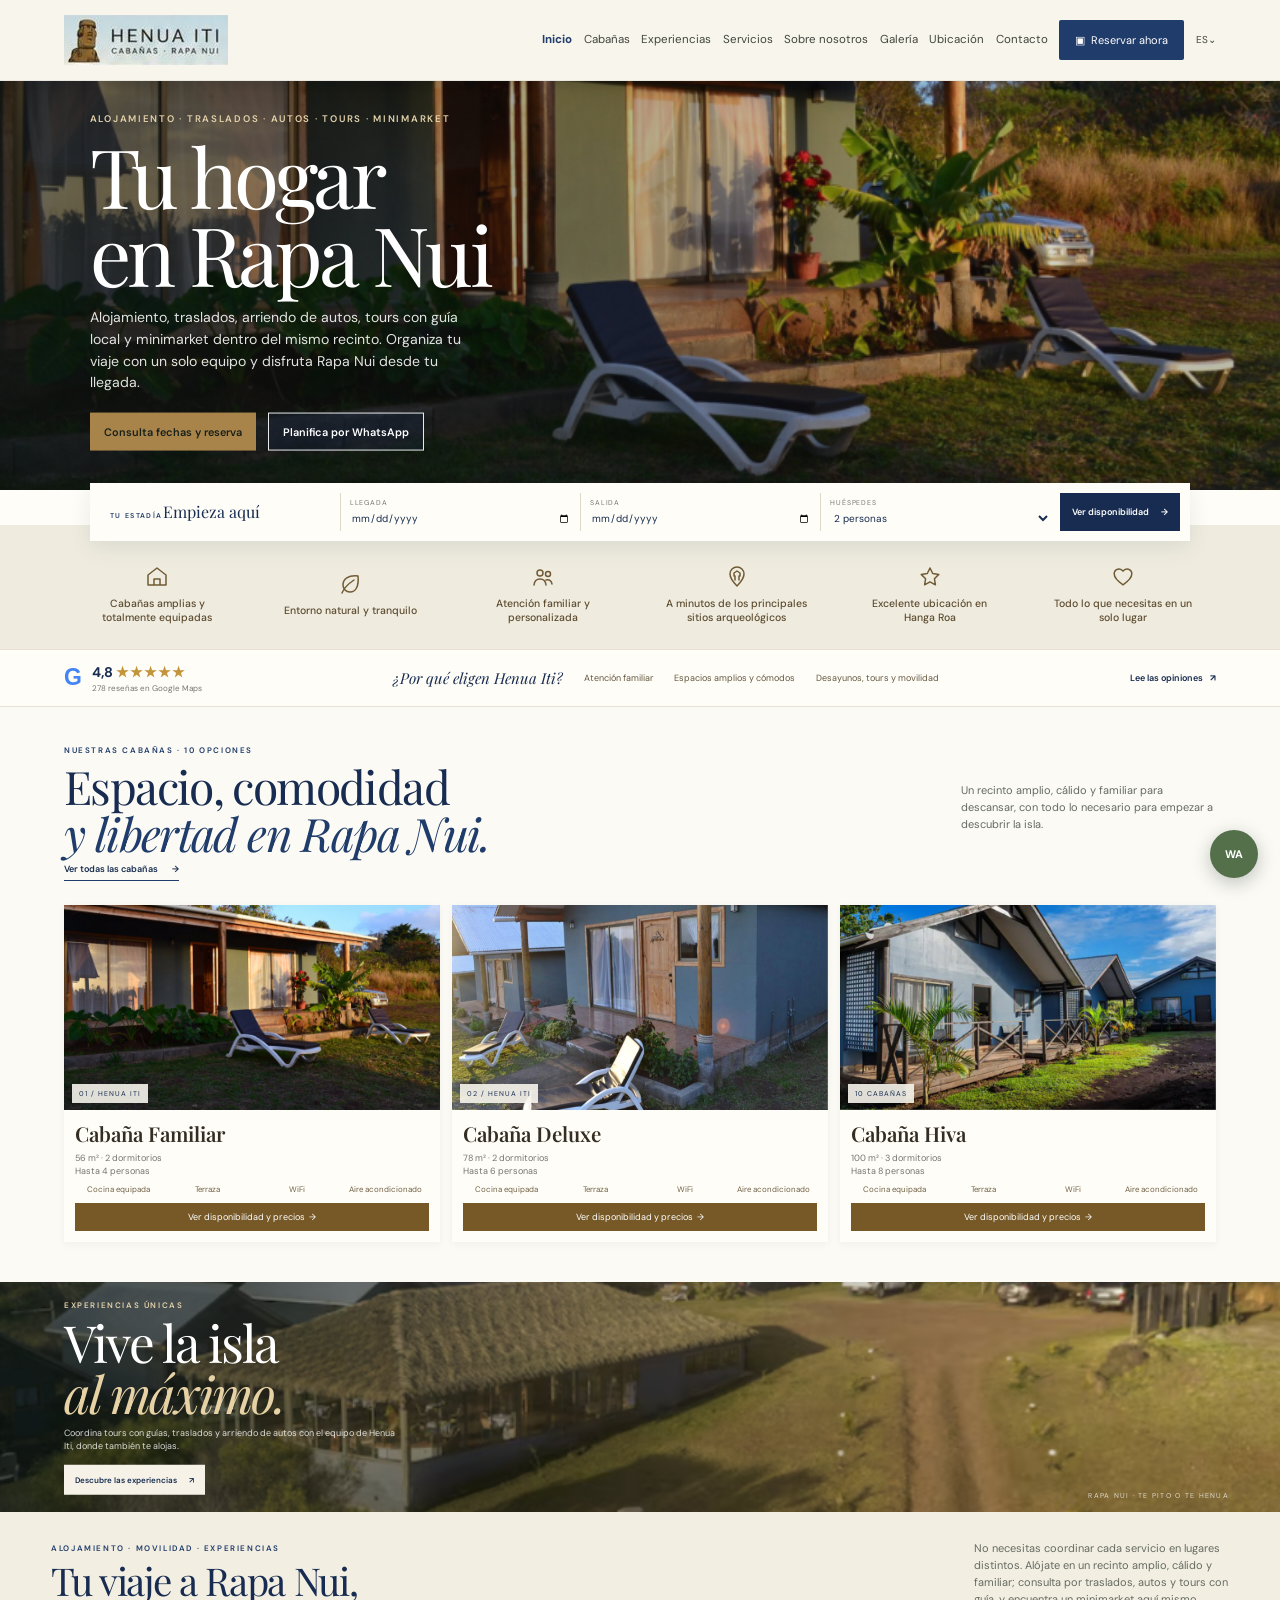
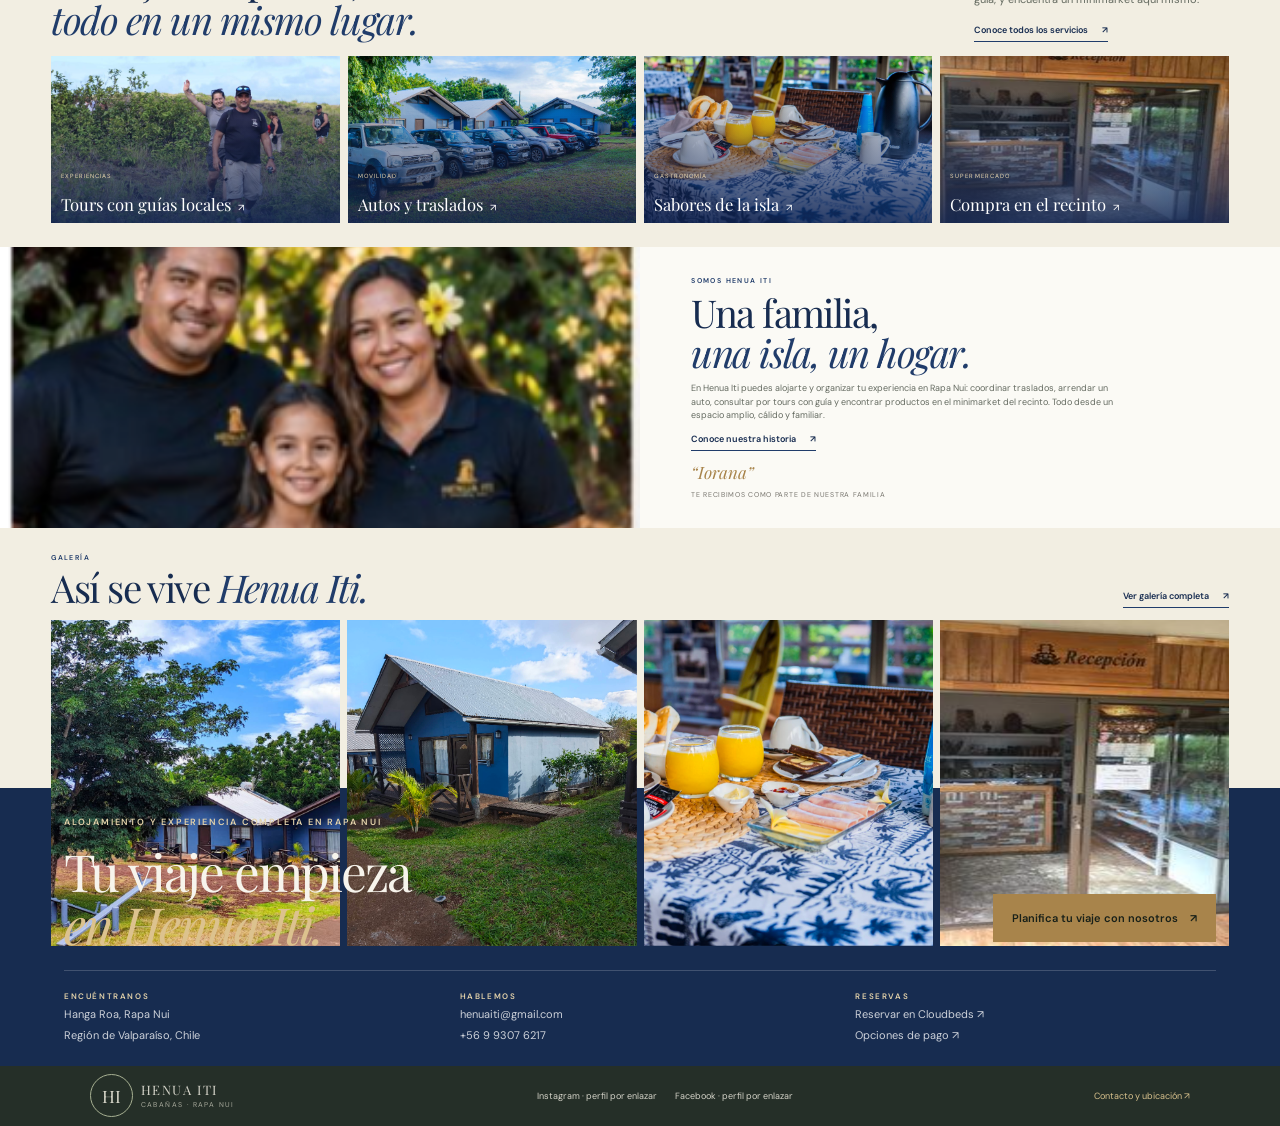
<file: index.html>
<!doctype html>
<html lang="es">
<head>
  <meta charset="utf-8">
  <meta name="viewport" content="width=device-width, initial-scale=1">
  <meta name="theme-color" content="#f4f1e8">
  <meta name="description" content="Vive Rapa Nui desde Henua Iti: alojamiento, traslados, arriendo de autos, tours con guía y minimarket dentro del mismo recinto.">
  <title>Henua Iti — Cabañas y experiencias en Rapa Nui</title>
  <link rel="preconnect" href="https://fonts.googleapis.com">
  <link rel="preconnect" href="https://fonts.gstatic.com" crossorigin>
  <link href="https://fonts.googleapis.com/css2?family=DM+Sans:wght@400;500;600;700&family=Playfair+Display:wght@400;500;600&display=swap" rel="stylesheet">
  <link rel="stylesheet" href="styles.css"><link rel="stylesheet" href="prototype.css"><link rel="stylesheet" href="replica.css">
</head>
<body class="reference-home">
  <header class="site-header reference-header" id="top">
    <a class="brand" href="index.html" aria-label="Henua Iti, inicio"><img class="brand-logo" src="assets/henua-logo-referencia.png" alt="Henua Iti, cabañas en Rapa Nui"></a>
    <button class="menu-toggle" aria-label="Abrir menú" aria-expanded="false"><span></span><span></span></button>
    <nav class="main-nav" aria-label="Navegación principal"><a href="index.html" aria-current="page">Inicio</a><a href="cabanas.html">Cabañas</a><a href="experiencias.html">Experiencias</a><a href="servicios.html">Servicios</a><a href="nosotros.html">Sobre nosotros</a><a href="galeria.html">Galería</a><a href="ubicacion.html">Ubicación</a><a href="contacto.html">Contacto</a><a class="nav-book" href="reservas.html">▣&nbsp; Reservar ahora</a><a class="language-link" href="#top" aria-label="Idioma español">ES⌄</a></nav>
  </header>

  <main>
    <div class="reference-hero-shell">
      <section class="hero reference-hero" aria-labelledby="hero-title">
        <img class="hero-image" src="assets/henua-cabana-jardin.png" alt="Cabañas Henua Iti rodeadas de jardines en Rapa Nui">
        <div class="hero-shade"></div>
        <div class="hero-content">
          <p class="eyebrow light">ALOJAMIENTO · TRASLADOS · AUTOS · TOURS · MINIMARKET</p>
          <h1 id="hero-title">Tu hogar<br>en Rapa Nui</h1>
          <p class="hero-copy">Alojamiento, traslados, arriendo de autos, tours con guía local y minimarket dentro del mismo recinto. Organiza tu viaje con un solo equipo y disfruta Rapa Nui desde tu llegada.</p>
          <div class="hero-actions"><a class="button button-gold" href="reservas.html">Consulta fechas y reserva</a><a class="button button-outline" href="https://wa.me/56993076217?text=Hola%2C%20quiero%20planificar%20mi%20viaje%20a%20Rapa%20Nui%20con%20Henua%20Iti." target="_blank" rel="noreferrer">Planifica por WhatsApp</a></div>
        </div>
      </section>
      <section class="booking-wrap reference-booking" id="reservar" aria-label="Consulta de estadía">
        <form class="booking-bar" id="booking-form">
          <div class="booking-intro"><span class="eyebrow">TU ESTADÍA</span><strong>Empieza aquí</strong></div>
          <label class="booking-field"><span>Llegada</span><input type="date" name="checkin" required></label>
          <label class="booking-field"><span>Salida</span><input type="date" name="checkout" required></label>
          <label class="booking-field guests-field"><span>Huéspedes</span><select name="guests"><option value="2">2 personas</option><option value="1">1 persona</option><option value="3">3 personas</option><option value="4">4 personas</option><option value="5">5 personas</option><option value="6">6 personas</option><option value="7">7 personas</option><option value="8">8 personas</option></select></label>
          <button class="button button-dark" type="submit">Ver disponibilidad <span>→</span></button>
        </form>
      </section>
    </div>

    <section class="reference-benefits" aria-label="Todo lo que ofrece Henua Iti">
      <a href="cabanas.html"><span class="benefit-icon" aria-hidden="true"><svg viewBox="0 0 24 24"><path d="m3 10 9-7 9 7v10H3zM9 20v-6h6v6"/></svg></span><b>Cabañas amplias y totalmente equipadas</b></a>
      <a href="ubicacion.html"><span class="benefit-icon" aria-hidden="true"><svg viewBox="0 0 24 24"><path d="M20 4C10 3 5 7 5 13c0 4 3 7 7 7 6 0 9-6 8-16ZM4 21c2-5 6-9 12-13"/></svg></span><b>Entorno natural y tranquilo</b></a>
      <a href="nosotros.html"><span class="benefit-icon" aria-hidden="true"><svg viewBox="0 0 24 24"><circle cx="9" cy="8" r="3"/><circle cx="17" cy="9" r="2.5"/><path d="M3 20c.4-4 2.5-6 6-6s5.6 2 6 6M15 15c3.5-.7 5.7 1 6 4"/></svg></span><b>Atención familiar y personalizada</b></a>
      <a href="experiencias.html"><span class="benefit-icon" aria-hidden="true"><svg viewBox="0 0 24 24"><path d="M12 21s7-7.2 7-12a7 7 0 1 0-14 0c0 4.8 7 12 7 12Z"/><path d="M9 11V8l3-2 3 2v3M10 11v4m4-4v4"/></svg></span><b>A minutos de los principales sitios arqueológicos</b></a>
      <a href="ubicacion.html"><span class="benefit-icon" aria-hidden="true"><svg viewBox="0 0 24 24"><path d="m12 3 2.7 5.5 6.1.9-4.4 4.3 1 6.1-5.4-2.9-5.4 2.9 1-6.1-4.4-4.3 6.1-.9Z"/></svg></span><b>Excelente ubicación en Hanga Roa</b></a>
      <a href="servicios.html"><span class="benefit-icon" aria-hidden="true"><svg viewBox="0 0 24 24"><path d="M20.8 8.8c0 5.1-8.8 11-8.8 11s-8.8-5.9-8.8-11A4.8 4.8 0 0 1 12 6.1a4.8 4.8 0 0 1 8.8 2.7Z"/></svg></span><b>Todo lo que necesitas en un solo lugar</b></a>
    </section>

    <section class="review-proof" aria-label="Valoración de huéspedes en Google Maps">
      <a class="review-score" href="https://www.google.com/maps/search/?api=1&query=Caba%C3%B1as+Henua+Iti+Rapa+Nui" target="_blank" rel="noreferrer"><span class="google-mark">G</span><span><b>4,8 <i>★★★★★</i></b><small>278 reseñas en Google Maps</small></span></a>
      <div class="review-reasons"><p>¿Por qué eligen Henua Iti?</p><span>Atención familiar</span><span>Espacios amplios y cómodos</span><span>Desayunos, tours y movilidad</span></div>
      <a class="review-link" href="https://www.google.com/maps/search/?api=1&query=Caba%C3%B1as+Henua+Iti+Rapa+Nui" target="_blank" rel="noreferrer">Lee las opiniones <b>↗</b></a>
    </section>

    <section class="cabins section-pad reference-cabins" id="cabins">
      <div class="section-heading"><div><p class="eyebrow">NUESTRAS CABAÑAS · 10 OPCIONES</p><h2>Espacio, comodidad<br><em>y libertad en Rapa Nui.</em></h2><a class="text-link" href="cabanas.html">Ver todas las cabañas <span>→</span></a></div><div class="heading-aside"><p>Un recinto amplio, cálido y familiar para descansar, con todo lo necesario para empezar a descubrir la isla.</p></div></div>
      <div class="cabin-grid">
        <article class="cabin-card"><a class="cabin-photo" href="cabanas.html"><img src="assets/henua-cabana-jardin.png" alt="Cabaña familiar de Henua Iti entre jardines"><span class="photo-count">01 / HENUA ITI</span></a><div class="cabin-info"><h3>Cabaña Familiar</h3><p class="cabin-desc">56 m² · 2 dormitorios<br>Hasta 4 personas</p><div class="cabin-amenities"><span>Cocina equipada</span><span>Terraza</span><span>WiFi</span><span>Aire acondicionado</span></div><a class="cabin-availability" href="reservas.html">Ver disponibilidad y precios&nbsp; →</a></div></article>
        <article class="cabin-card"><a class="cabin-photo" href="cabanas.html"><img src="assets/henua-cabana-azul.png" alt="Cabaña Deluxe de Henua Iti"><span class="photo-count">02 / HENUA ITI</span></a><div class="cabin-info"><h3>Cabaña Deluxe</h3><p class="cabin-desc">78 m² · 2 dormitorios<br>Hasta 6 personas</p><div class="cabin-amenities"><span>Cocina equipada</span><span>Terraza</span><span>WiFi</span><span>Aire acondicionado</span></div><a class="cabin-availability" href="reservas.html">Ver disponibilidad y precios&nbsp; →</a></div></article>
        <article class="cabin-card"><a class="cabin-photo" href="cabanas.html"><img src="assets/henua-cabanas-pasarela.png" alt="Cabaña Hiva en Henua Iti"><span class="photo-count">10 CABAÑAS</span></a><div class="cabin-info"><h3>Cabaña Hiva</h3><p class="cabin-desc">100 m² · 3 dormitorios<br>Hasta 8 personas</p><div class="cabin-amenities"><span>Cocina equipada</span><span>Terraza</span><span>WiFi</span><span>Aire acondicionado</span></div><a class="cabin-availability" href="reservas.html">Ver disponibilidad y precios&nbsp; →</a></div></article>
      </div>
    </section>

    <section class="experience reference-experience" id="experiences">
      <div class="experience-image"><img src="assets/henua-vista-aerea.png" alt="Vista del recinto y el paisaje de Rapa Nui"></div><div class="experience-overlay"></div>
      <div class="experience-content"><p class="eyebrow light">EXPERIENCIAS ÚNICAS</p><h2>Vive la isla<br><em>al máximo.</em></h2><p>Coordina tours con guías, traslados y arriendo de autos con el equipo de Henua Iti, donde también te alojas.</p><a class="button button-light" href="experiencias.html">Descubre las experiencias <span>↗</span></a></div><span class="experience-caption">RAPA NUI · TE PITO O TE HENUA</span>
    </section>

    <section class="services section-pad reference-services" id="services">
      <div class="section-heading services-heading"><div><p class="eyebrow">ALOJAMIENTO · MOVILIDAD · EXPERIENCIAS</p><h2>Tu viaje a Rapa Nui,<br><em>todo en un mismo lugar.</em></h2></div><div class="heading-aside"><p>No necesitas coordinar cada servicio en lugares distintos. Alójate en un recinto amplio, cálido y familiar; consulta por traslados, autos y tours con guía, y encuentra un minimarket aquí mismo.</p><a class="text-link" href="servicios.html">Conoce todos los servicios <span>↗</span></a></div></div>
      <div class="journey-tiles">
        <a class="journey-tile" href="experiencias.html"><img src="assets/henua-tour-guiado.png" alt="Guía acompañando a visitantes por Rapa Nui"><span>EXPERIENCIAS</span><h3>Tours con guías locales <b>↗</b></h3></a>
        <a class="journey-tile" href="servicios.html#vehiculos"><img src="assets/henua-flota-vehiculos.png" alt="Vehículos disponibles en el recinto Henua Iti"><span>MOVILIDAD</span><h3>Autos y traslados <b>↗</b></h3></a>
        <a class="journey-tile" href="servicios.html#desayunos"><img src="assets/henua-desayuno.png" alt="Desayuno servido en Henua Iti"><span>GASTRONOMÍA</span><h3>Sabores de la isla <b>↗</b></h3></a>
        <a class="journey-tile" href="servicios.html#minimarket"><img src="assets/henua-recepcion-minimarket.png" alt="Recepción y minimarket Henua Iti"><span>SUPERMERCADO</span><h3>Compra en el recinto <b>↗</b></h3></a>
      </div>
    </section>

    <section class="reference-story"><div class="reference-story-photo"><img src="assets/henua-familia.png" alt="Familia anfitriona de Henua Iti"></div><div class="reference-story-copy"><p class="eyebrow">SOMOS HENUA ITI</p><h2>Una familia,<br><em>una isla, un hogar.</em></h2><p>En Henua Iti puedes alojarte y organizar tu experiencia en Rapa Nui: coordinar traslados, arrendar un auto, consultar por tours con guía y encontrar productos en el minimarket del recinto. Todo desde un espacio amplio, cálido y familiar.</p><a class="text-link" href="nosotros.html">Conoce nuestra historia <span>↗</span></a><span class="story-quote">“Iorana”<small>Te recibimos como parte de nuestra familia</small></span></div></section>

    <section class="gallery section-pad reference-gallery">
      <div class="gallery-heading"><div><p class="eyebrow">GALERÍA</p><h2>Así se vive <em>Henua Iti.</em></h2></div><a class="text-link" href="galeria.html">Ver galería completa <span>↗</span></a></div>
      <div class="gallery-grid"><img src="assets/henua-cabanas-recinto.png" alt="Cabañas Henua Iti en el recinto"><img src="assets/henua-cabana-frontal.png" alt="Exterior de una cabaña Henua Iti"><img src="assets/henua-desayuno.png" alt="Desayuno en Henua Iti"><img src="assets/henua-recepcion-minimarket.png" alt="Recepción y minimarket Henua Iti"></div>
    </section>

    <section class="contact reference-contact" id="contacto"><div class="contact-top"><div><p class="eyebrow light">ALOJAMIENTO Y EXPERIENCIA COMPLETA EN RAPA NUI</p><h2>Tu viaje empieza<br><em>en Henua Iti.</em></h2></div><a class="button button-gold" href="https://wa.me/56993076217?text=Hola%2C%20quiero%20planificar%20mi%20viaje%20a%20Rapa%20Nui%20con%20Henua%20Iti." target="_blank" rel="noreferrer">Planifica tu viaje con nosotros <span>↗</span></a></div><div class="contact-bottom"><div><span class="eyebrow light">ENCUÉNTRANOS</span><p>Hanga Roa, Rapa Nui<br>Región de Valparaíso, Chile</p></div><div><span class="eyebrow light">HABLEMOS</span><a href="mailto:henuaiti@gmail.com">henuaiti@gmail.com</a><a href="tel:+56993076217">+56 9 9307 6217</a></div><div><span class="eyebrow light">RESERVAS</span><a href="reservas.html">Reservar en Cloudbeds ↗</a><a href="reservas.html#webpay">Opciones de pago ↗</a></div></div></section>
  </main>
  <footer class="site-footer"><a class="brand footer-brand" href="index.html"><span class="brand-mark">HI</span><span class="brand-name">HENUA ITI<small>CABAÑAS · RAPA NUI</small></span></a><div class="footer-socials"><span>Instagram · perfil por enlazar</span><span>Facebook · perfil por enlazar</span></div><a href="ubicacion.html">Contacto y ubicación ↗</a></footer>
  <a class="floating-whatsapp" href="https://wa.me/56993076217" target="_blank" rel="noreferrer" aria-label="Contactar por WhatsApp">WA</a>
  <dialog class="tour-dialog" id="tour-dialog"><button class="dialog-close" type="button" data-close-tour aria-label="Cerrar recorrido">×</button><div class="tour-player"><video id="tour-video" controls playsinline hidden></video><div class="tour-placeholder" id="tour-placeholder"><span class="play-glyph">▶</span><p>Recorrido virtual Henua Iti</p><small>El video proporcionado por Henua Iti se incorporará en este espacio.</small></div></div><p class="tour-dialog-caption">Descubre las cabañas y espacios de Henua Iti antes de tu viaje.</p></dialog>
  <script src="script.js"></script>
</body>
</html>
</file>
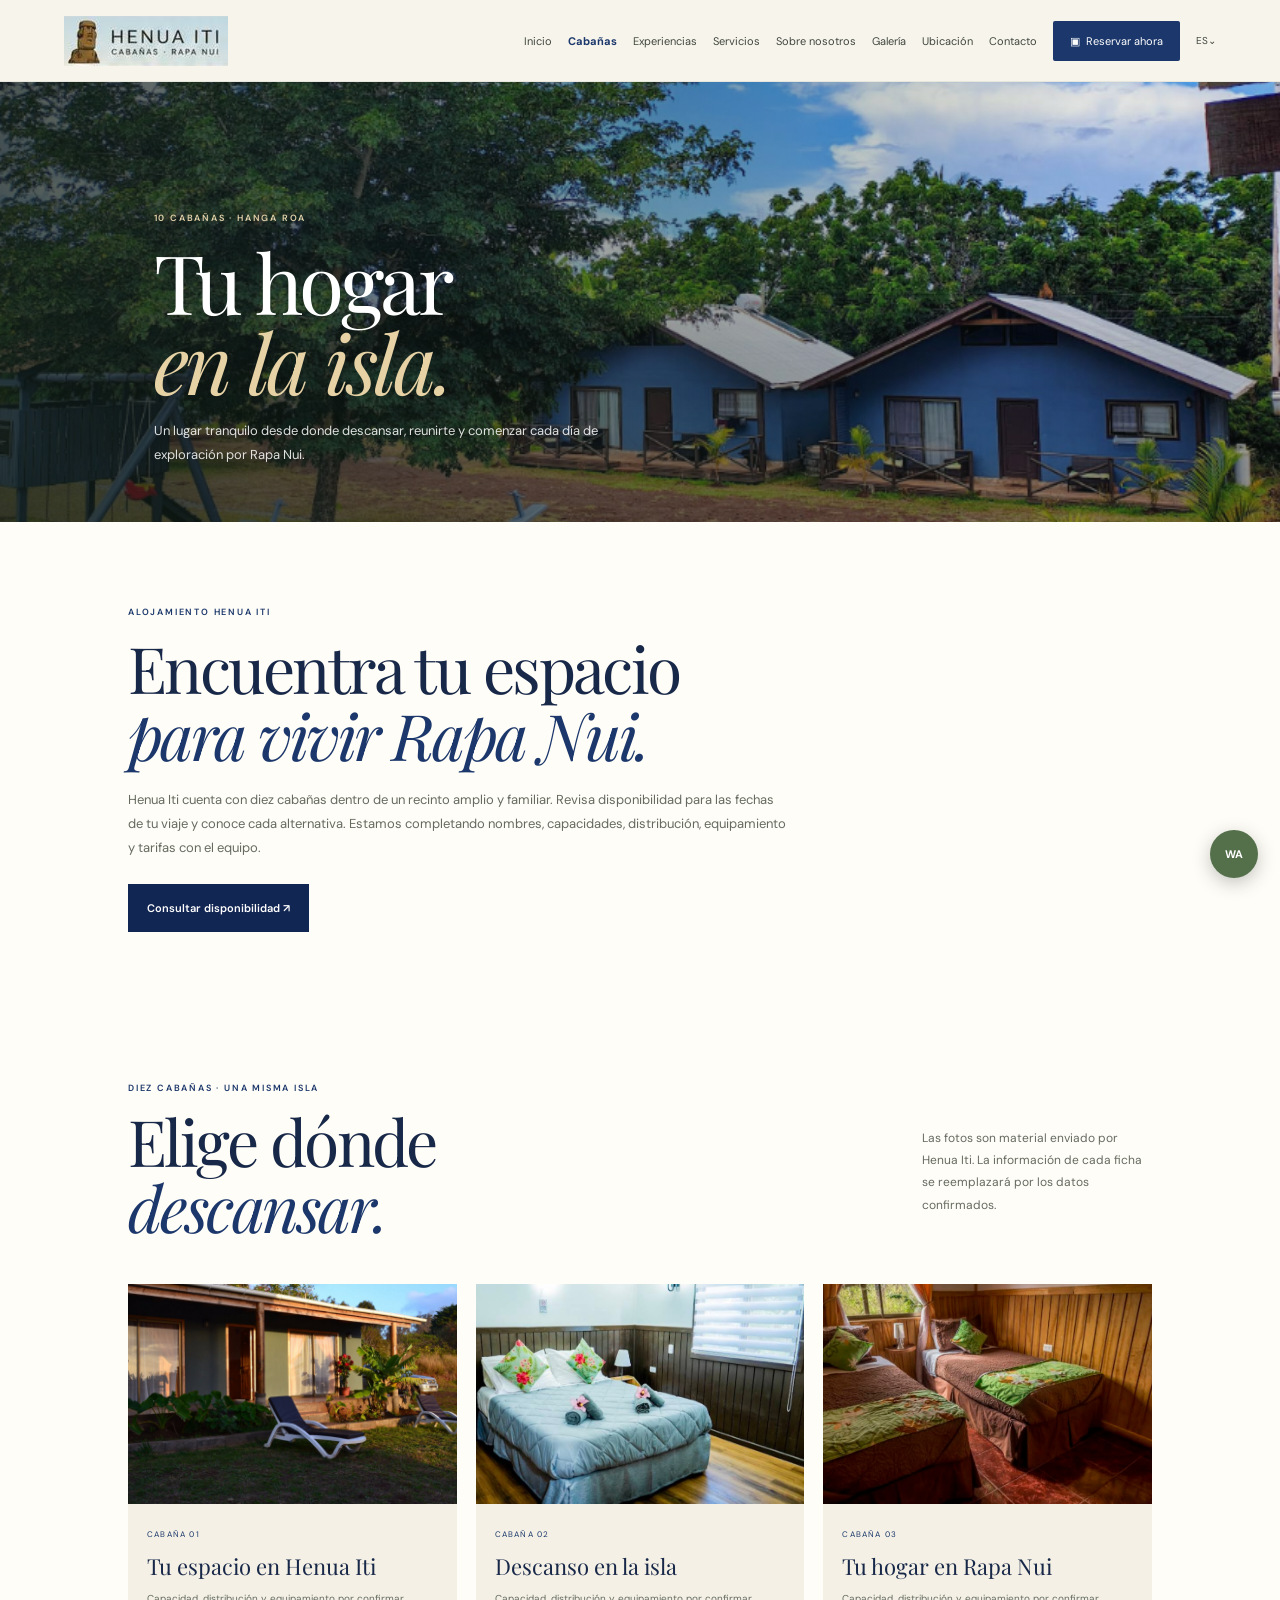
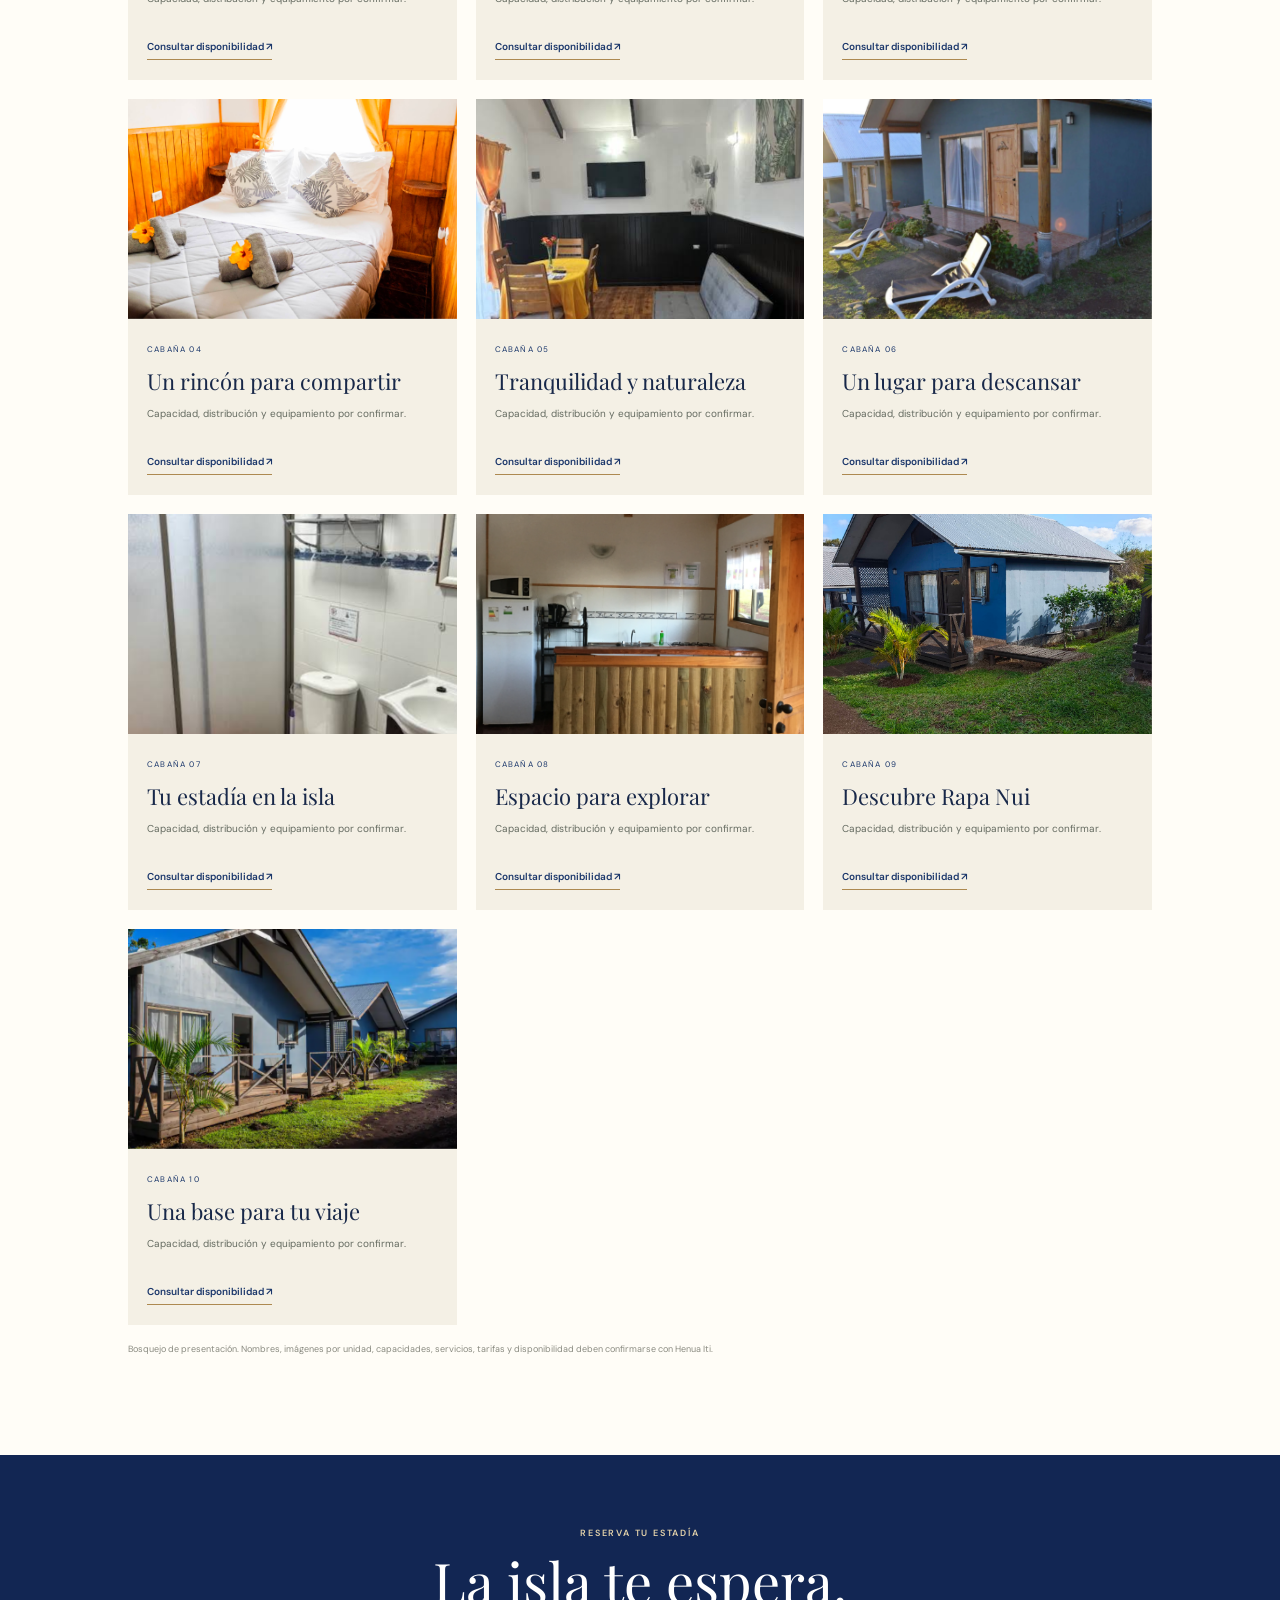
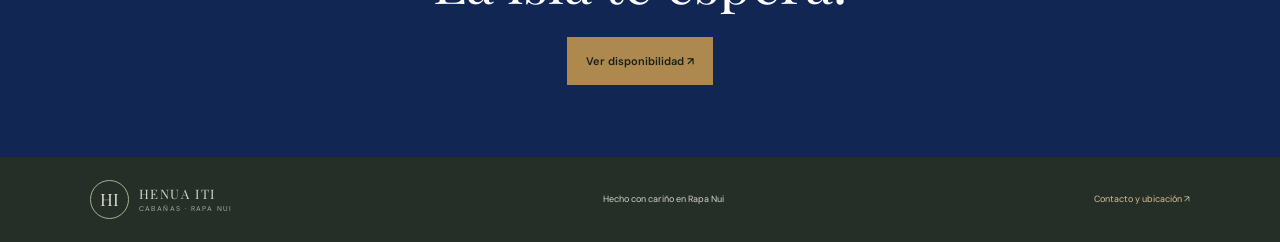
<file: cabanas.html>
<!doctype html>
<html lang="es"><head><meta charset="utf-8"><meta name="viewport" content="width=device-width,initial-scale=1"><meta name="description" content="Conoce las diez cabañas de Henua Iti en Rapa Nui y consulta disponibilidad para tu viaje."><title>Cabañas | Henua Iti · Rapa Nui</title><link rel="preconnect" href="https://fonts.googleapis.com"><link rel="preconnect" href="https://fonts.gstatic.com" crossorigin><link href="https://fonts.googleapis.com/css2?family=DM+Sans:wght@400;500;600;700&family=Playfair+Display:wght@400;500;600&display=swap" rel="stylesheet"><link rel="stylesheet" href="styles.css"><link rel="stylesheet" href="prototype.css"></head><body>
<header class="site-header reference-header"><a class="brand" href="index.html" aria-label="Henua Iti, inicio"><img class="brand-logo" src="assets/henua-logo-referencia.png" alt="Henua Iti, cabañas en Rapa Nui"></a><button class="menu-toggle" aria-label="Abrir menú" aria-expanded="false"><span></span><span></span></button><nav class="main-nav" aria-label="Navegación principal"><a href="index.html">Inicio</a><a href="cabanas.html" aria-current="page">Cabañas</a><a href="experiencias.html">Experiencias</a><a href="servicios.html">Servicios</a><a href="nosotros.html">Sobre nosotros</a><a href="galeria.html">Galería</a><a href="ubicacion.html">Ubicación</a><a href="contacto.html">Contacto</a><a class="nav-book" href="reservas.html">▣&nbsp; Reservar ahora</a><a class="language-link" href="#top" aria-label="Idioma español">ES⌄</a></nav></header>
<main><section class="page-hero page-cabins"><div class="page-hero-shade"></div><div class="page-hero-copy"><p class="eyebrow light">10 CABAÑAS · HANGA ROA</p><h1>Tu hogar<br><em>en la isla.</em></h1><p>Un lugar tranquilo desde donde descansar, reunirte y comenzar cada día de exploración por Rapa Nui.</p></div></section><section class="page-intro section-pad"><p class="eyebrow">ALOJAMIENTO HENUA ITI</p><h2>Encuentra tu espacio<br><em>para vivir Rapa Nui.</em></h2><p>Henua Iti cuenta con diez cabañas dentro de un recinto amplio y familiar. Revisa disponibilidad para las fechas de tu viaje y conoce cada alternativa. Estamos completando nombres, capacidades, distribución, equipamiento y tarifas con el equipo.</p><a class="button button-dark" href="reservas.html">Consultar disponibilidad ↗</a></section>
<section class="cabin-directory section-pad"><div class="section-heading"><div><p class="eyebrow">DIEZ CABAÑAS · UNA MISMA ISLA</p><h2>Elige dónde<br><em>descansar.</em></h2></div><div class="heading-aside"><p>Las fotos son material enviado por Henua Iti. La información de cada ficha se reemplazará por los datos confirmados.</p></div></div><div class="cabin-directory-grid">
<article class="directory-card"><img src="assets/henua-cabana-jardin.png" alt="Espacio de alojamiento Henua Iti"><div><span>CABAÑA 01</span><h3>Tu espacio en Henua Iti</h3><p>Capacidad, distribución y equipamiento por confirmar.</p><a href="reservas.html">Consultar disponibilidad ↗</a></div></article>
<article class="directory-card"><img src="assets/henua-habitacion-clara.png" alt="Espacio de alojamiento Henua Iti"><div><span>CABAÑA 02</span><h3>Descanso en la isla</h3><p>Capacidad, distribución y equipamiento por confirmar.</p><a href="reservas.html">Consultar disponibilidad ↗</a></div></article>
<article class="directory-card"><img src="assets/henua-dormitorio-dos-camas.png" alt="Espacio de alojamiento Henua Iti"><div><span>CABAÑA 03</span><h3>Tu hogar en Rapa Nui</h3><p>Capacidad, distribución y equipamiento por confirmar.</p><a href="reservas.html">Consultar disponibilidad ↗</a></div></article>
<article class="directory-card"><img src="assets/henua-dormitorio-cama-doble.png" alt="Espacio de alojamiento Henua Iti"><div><span>CABAÑA 04</span><h3>Un rincón para compartir</h3><p>Capacidad, distribución y equipamiento por confirmar.</p><a href="reservas.html">Consultar disponibilidad ↗</a></div></article>
<article class="directory-card"><img src="assets/henua-sala-estar.png" alt="Espacio de alojamiento Henua Iti"><div><span>CABAÑA 05</span><h3>Tranquilidad y naturaleza</h3><p>Capacidad, distribución y equipamiento por confirmar.</p><a href="reservas.html">Consultar disponibilidad ↗</a></div></article>
<article class="directory-card"><img src="assets/henua-cabana-azul.png" alt="Espacio de alojamiento Henua Iti"><div><span>CABAÑA 06</span><h3>Un lugar para descansar</h3><p>Capacidad, distribución y equipamiento por confirmar.</p><a href="reservas.html">Consultar disponibilidad ↗</a></div></article>
<article class="directory-card"><img src="assets/henua-bano.png" alt="Espacio de alojamiento Henua Iti"><div><span>CABAÑA 07</span><h3>Tu estadía en la isla</h3><p>Capacidad, distribución y equipamiento por confirmar.</p><a href="reservas.html">Consultar disponibilidad ↗</a></div></article>
<article class="directory-card"><img src="assets/henua-cocina-cabana.png" alt="Espacio de alojamiento Henua Iti"><div><span>CABAÑA 08</span><h3>Espacio para explorar</h3><p>Capacidad, distribución y equipamiento por confirmar.</p><a href="reservas.html">Consultar disponibilidad ↗</a></div></article>
<article class="directory-card"><img src="assets/henua-cabana-frontal.png" alt="Espacio de alojamiento Henua Iti"><div><span>CABAÑA 09</span><h3>Descubre Rapa Nui</h3><p>Capacidad, distribución y equipamiento por confirmar.</p><a href="reservas.html">Consultar disponibilidad ↗</a></div></article>
<article class="directory-card"><img src="assets/henua-cabanas-pasarela.png" alt="Espacio de alojamiento Henua Iti"><div><span>CABAÑA 10</span><h3>Una base para tu viaje</h3><p>Capacidad, distribución y equipamiento por confirmar.</p><a href="reservas.html">Consultar disponibilidad ↗</a></div></article></div><p class="content-note">Bosquejo de presentación. Nombres, imágenes por unidad, capacidades, servicios, tarifas y disponibilidad deben confirmarse con Henua Iti.</p></section>
<section class="page-cta"><p class="eyebrow light">RESERVA TU ESTADÍA</p><h2>La isla te espera.</h2><a class="button button-gold" href="reservas.html">Ver disponibilidad ↗</a></section></main><footer class="site-footer"><a class="brand footer-brand" href="index.html"><span class="brand-mark">HI</span><span class="brand-name">HENUA ITI<small>CABAÑAS · RAPA NUI</small></span></a><span>Hecho con cariño en Rapa Nui</span><a href="ubicacion.html">Contacto y ubicación ↗</a></footer><a class="floating-whatsapp" href="https://wa.me/56993076217" target="_blank" rel="noreferrer" aria-label="WhatsApp">WA</a><script src="script.js"></script></body></html>
</file>
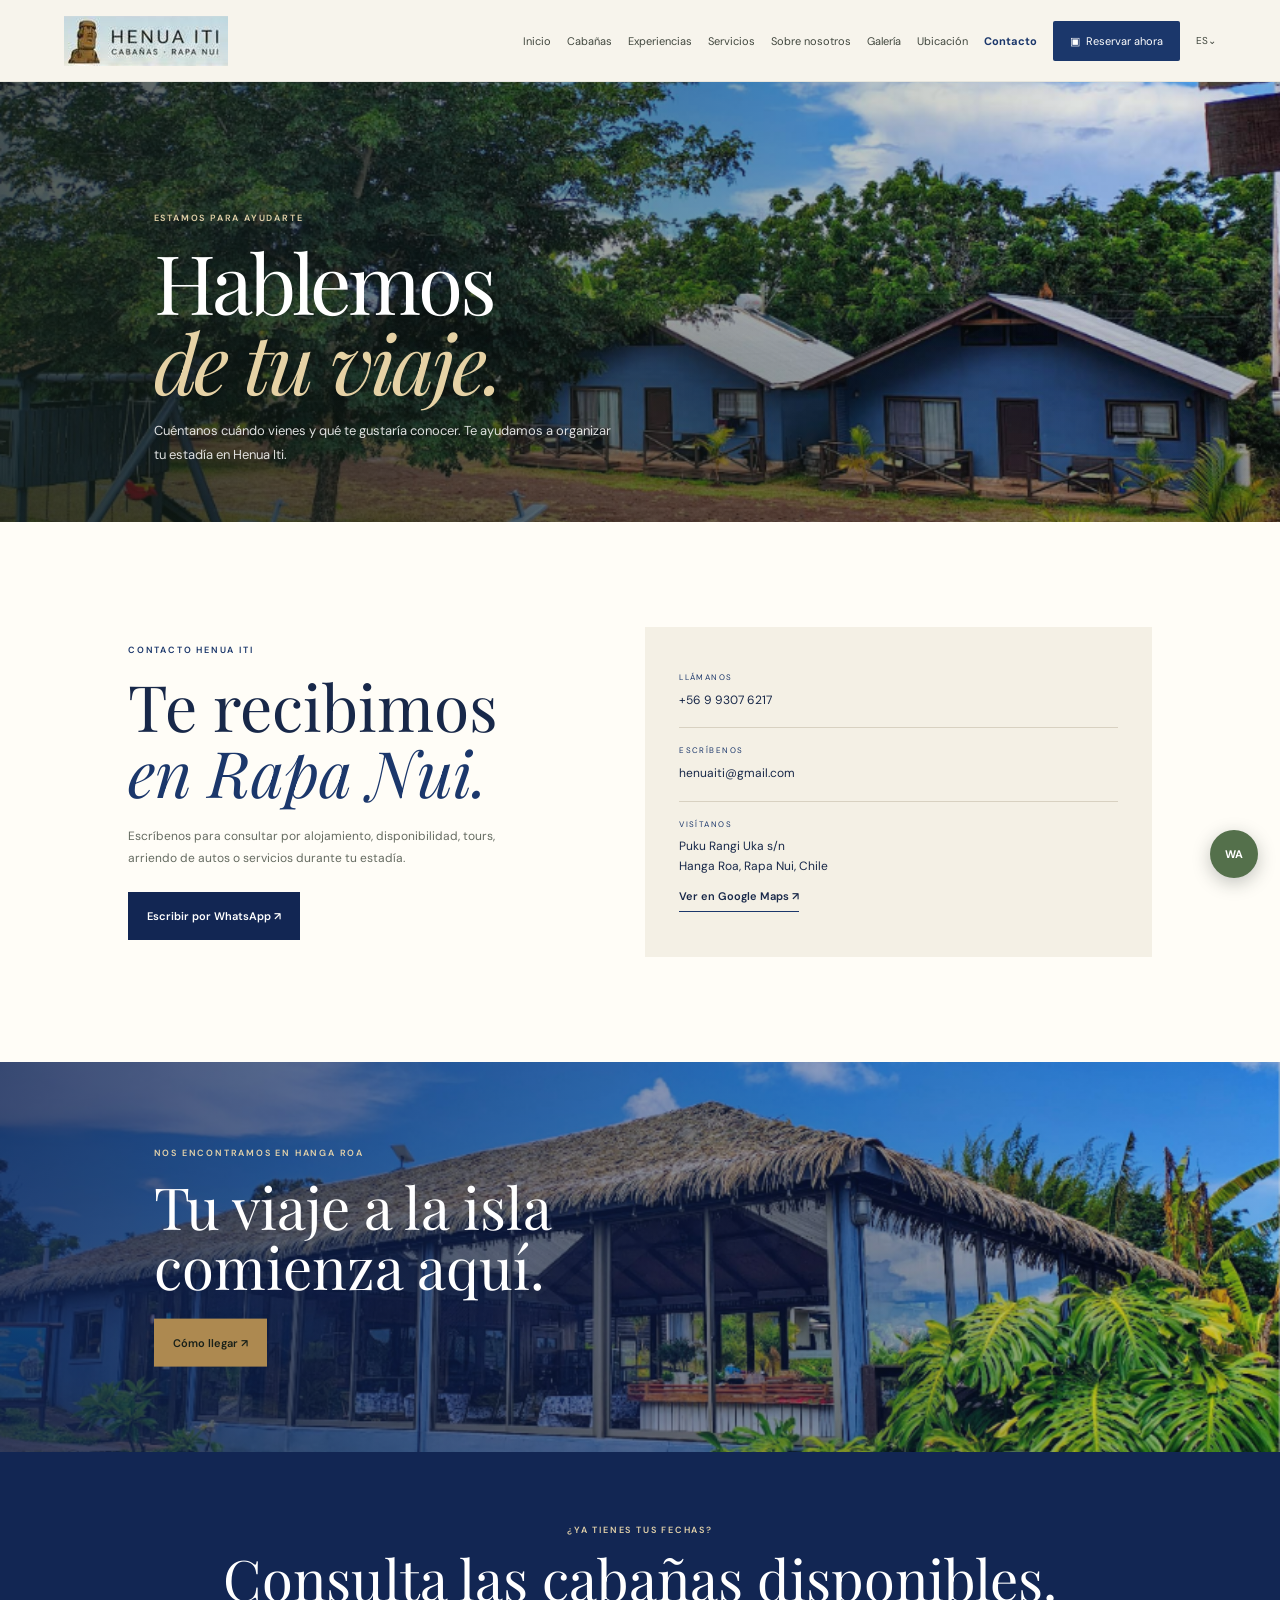
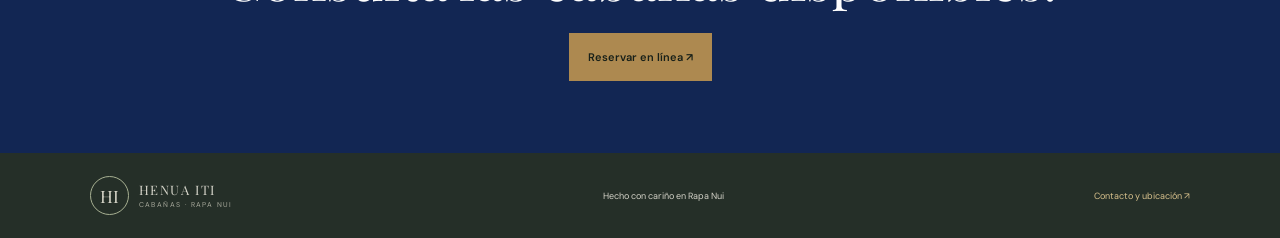
<file: contacto.html>
<!doctype html>
<html lang="es"><head><meta charset="utf-8"><meta name="viewport" content="width=device-width,initial-scale=1"><meta name="description" content="Contacta a Henua Iti para consultas sobre cabañas, reservas y servicios en Rapa Nui."><title>Contacto | Henua Iti · Rapa Nui</title><link rel="preconnect" href="https://fonts.googleapis.com"><link rel="preconnect" href="https://fonts.gstatic.com" crossorigin><link href="https://fonts.googleapis.com/css2?family=DM+Sans:wght@400;500;600;700&family=Playfair+Display:wght@400;500;600&display=swap" rel="stylesheet"><link rel="stylesheet" href="styles.css"><link rel="stylesheet" href="prototype.css"></head><body>
<header class="site-header reference-header"><a class="brand" href="index.html" aria-label="Henua Iti, inicio"><img class="brand-logo" src="assets/henua-logo-referencia.png" alt="Henua Iti, cabañas en Rapa Nui"></a><button class="menu-toggle" aria-label="Abrir menú" aria-expanded="false"><span></span><span></span></button><nav class="main-nav" aria-label="Navegación principal"><a href="index.html">Inicio</a><a href="cabanas.html">Cabañas</a><a href="experiencias.html">Experiencias</a><a href="servicios.html">Servicios</a><a href="nosotros.html">Sobre nosotros</a><a href="galeria.html">Galería</a><a href="ubicacion.html">Ubicación</a><a href="contacto.html" aria-current="page">Contacto</a><a class="nav-book" href="reservas.html">▣&nbsp; Reservar ahora</a><a class="language-link" href="#top" aria-label="Idioma español">ES⌄</a></nav></header>
<main><section class="page-hero page-contact"><div class="page-hero-shade"></div><div class="page-hero-copy"><p class="eyebrow light">ESTAMOS PARA AYUDARTE</p><h1>Hablemos<br><em>de tu viaje.</em></h1><p>Cuéntanos cuándo vienes y qué te gustaría conocer. Te ayudamos a organizar tu estadía en Henua Iti.</p></div></section><section class="contact-details section-pad"><div class="contact-details-intro"><p class="eyebrow">CONTACTO HENUA ITI</p><h2>Te recibimos<br><em>en Rapa Nui.</em></h2><p>Escríbenos para consultar por alojamiento, disponibilidad, tours, arriendo de autos o servicios durante tu estadía.</p><a class="button button-dark" href="https://wa.me/56993076217?text=Hola%2C%20estoy%20organizando%20un%20viaje%20a%20Rapa%20Nui%20y%20quisiera%20consultar%20por%20Henua%20Iti." target="_blank" rel="noreferrer">Escribir por WhatsApp ↗</a></div><div class="contact-info-card"><div><span>LLÁMANOS</span><a href="tel:+56993076217">+56 9 9307 6217</a></div><div><span>ESCRÍBENOS</span><a href="mailto:henuaiti@gmail.com">henuaiti@gmail.com</a></div><div><span>VISÍTANOS</span><p>Puku Rangi Uka s/n<br>Hanga Roa, Rapa Nui, Chile</p><a class="text-link" href="https://www.google.com/maps/search/?api=1&query=Henua+Iti+Rapa+Nui" target="_blank" rel="noreferrer">Ver en Google Maps ↗</a></div></div></section><section class="contact-image"><img src="assets/henua-recepcion-exterior.png" alt="Espacio común de Henua Iti"><div><p class="eyebrow light">NOS ENCONTRAMOS EN HANGA ROA</p><h2>Tu viaje a la isla<br>comienza aquí.</h2><a class="button button-gold" href="ubicacion.html">Cómo llegar ↗</a></div></section><section class="page-cta"><p class="eyebrow light">¿YA TIENES TUS FECHAS?</p><h2>Consulta las cabañas disponibles.</h2><a class="button button-gold" href="reservas.html">Reservar en línea ↗</a></section></main><footer class="site-footer"><a class="brand footer-brand" href="index.html"><span class="brand-mark">HI</span><span class="brand-name">HENUA ITI<small>CABAÑAS · RAPA NUI</small></span></a><span>Hecho con cariño en Rapa Nui</span><a href="ubicacion.html">Contacto y ubicación ↗</a></footer><a class="floating-whatsapp" href="https://wa.me/56993076217" target="_blank" rel="noreferrer" aria-label="WhatsApp">WA</a><script src="script.js"></script></body></html>
</file>
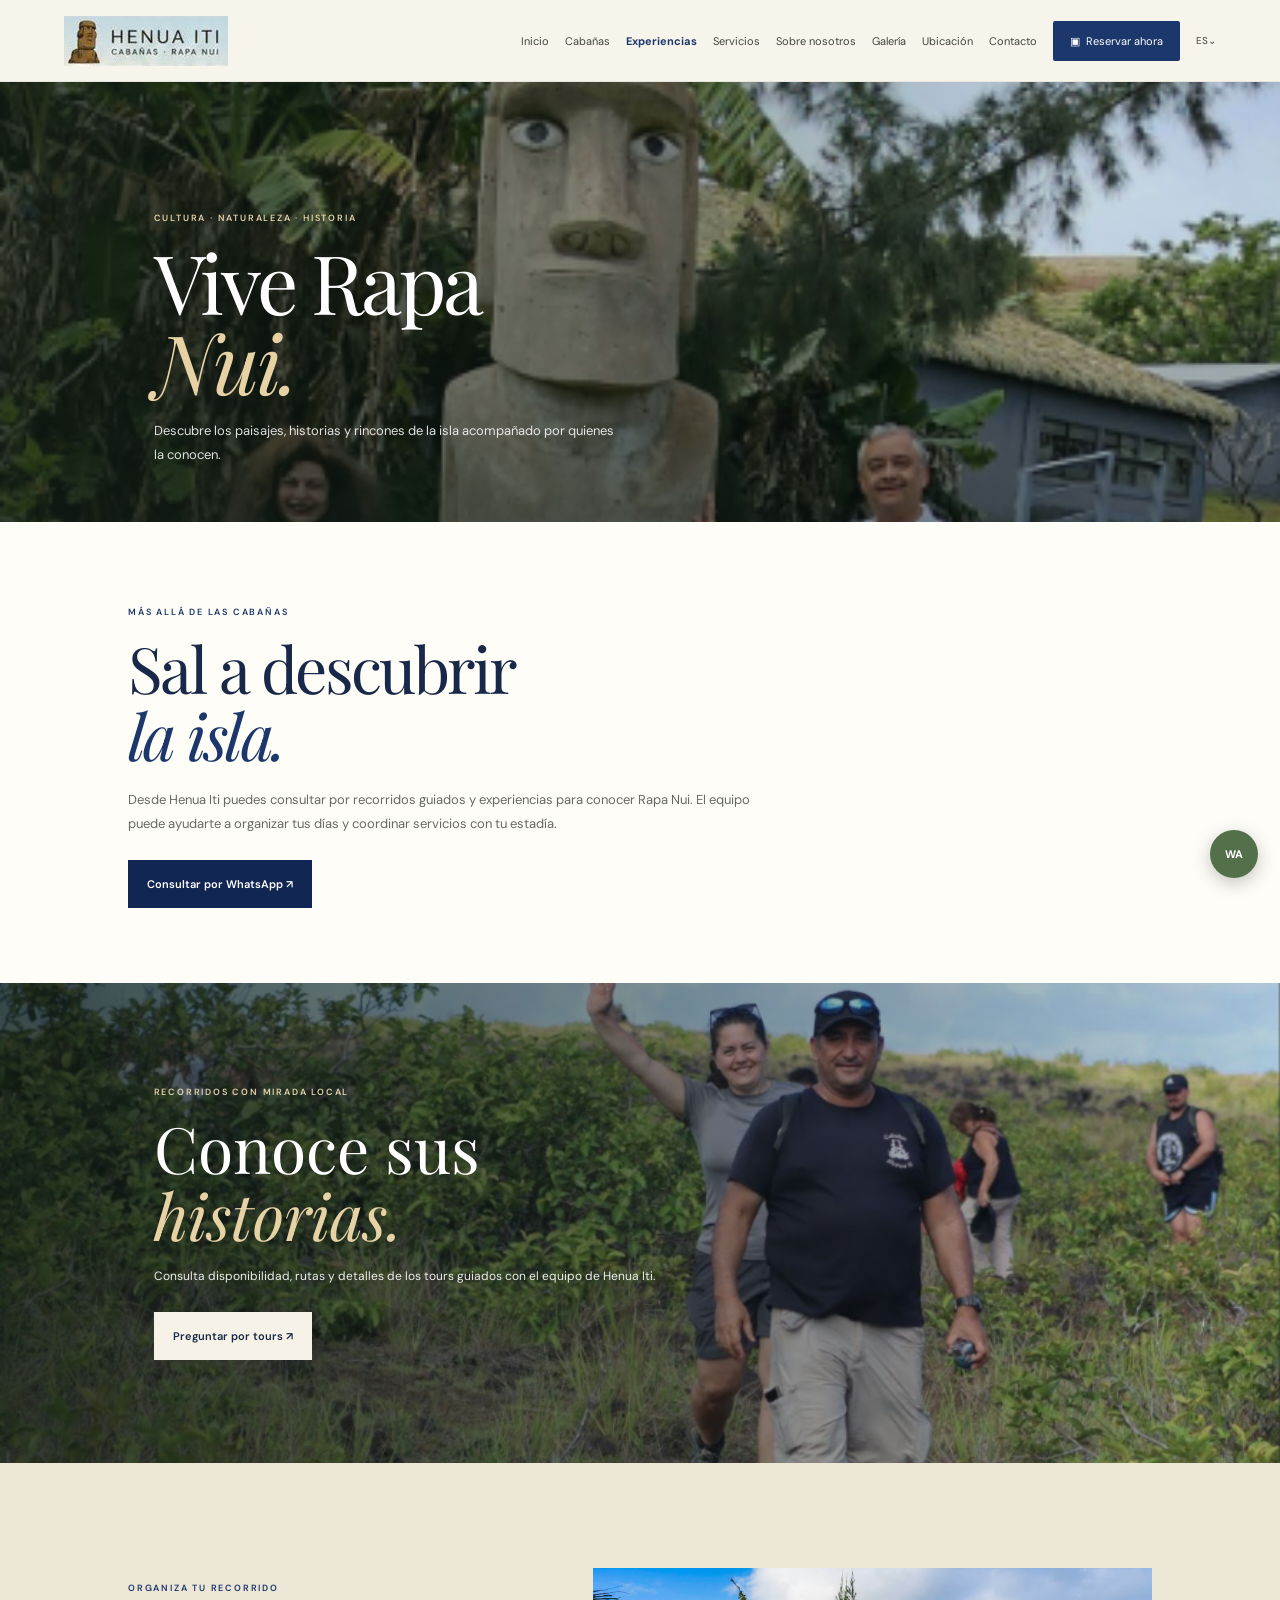
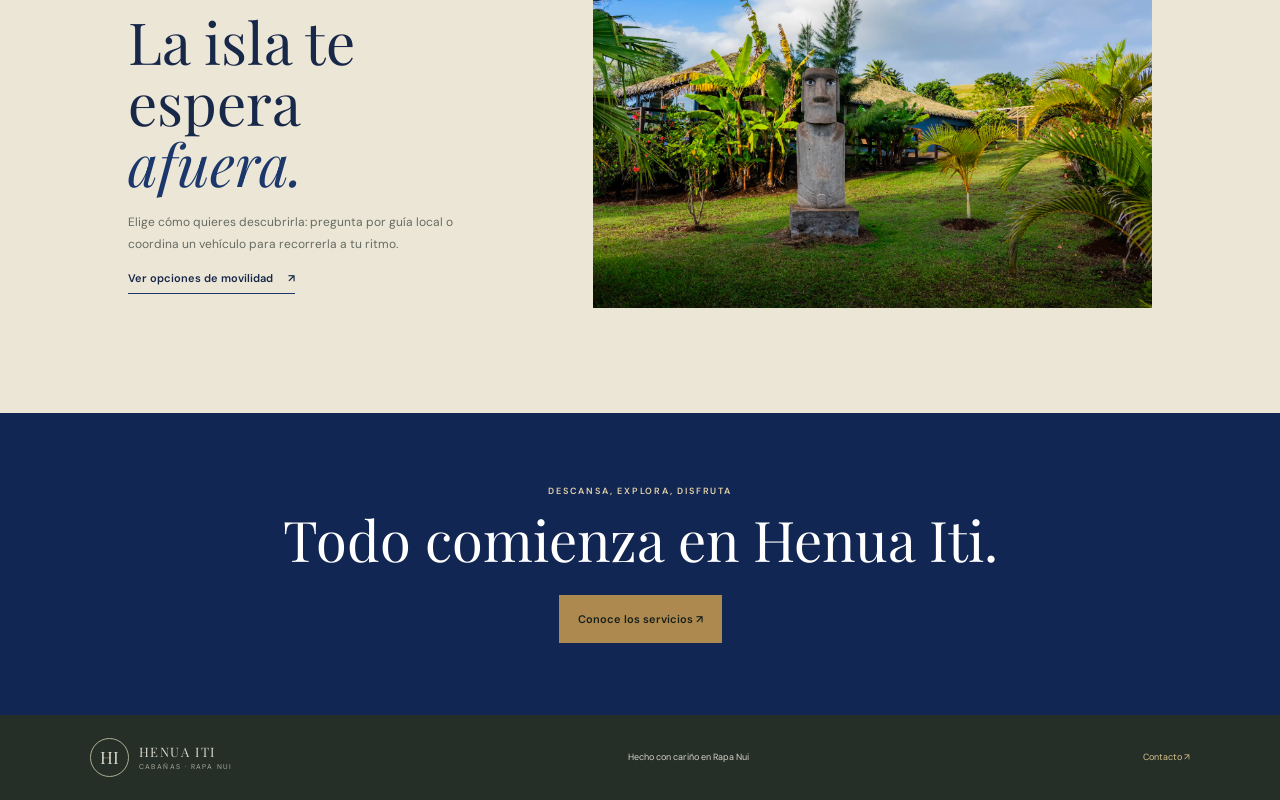
<file: experiencias.html>
<!doctype html>
<html lang="es"><head><meta charset="utf-8"><meta name="viewport" content="width=device-width,initial-scale=1"><meta name="description" content="Organiza tours guiados y descubre Rapa Nui desde Henua Iti."><title>Experiencias | Henua Iti · Rapa Nui</title><link rel="preconnect" href="https://fonts.googleapis.com"><link rel="preconnect" href="https://fonts.gstatic.com" crossorigin><link href="https://fonts.googleapis.com/css2?family=DM+Sans:wght@400;500;600;700&family=Playfair+Display:wght@400;500;600&display=swap" rel="stylesheet"><link rel="stylesheet" href="styles.css"><link rel="stylesheet" href="prototype.css"></head><body>
<header class="site-header reference-header"><a class="brand" href="index.html" aria-label="Henua Iti, inicio"><img class="brand-logo" src="assets/henua-logo-referencia.png" alt="Henua Iti, cabañas en Rapa Nui"></a><button class="menu-toggle" aria-label="Abrir menú" aria-expanded="false"><span></span><span></span></button><nav class="main-nav" aria-label="Navegación principal"><a href="index.html">Inicio</a><a href="cabanas.html">Cabañas</a><a href="experiencias.html" aria-current="page">Experiencias</a><a href="servicios.html">Servicios</a><a href="nosotros.html">Sobre nosotros</a><a href="galeria.html">Galería</a><a href="ubicacion.html">Ubicación</a><a href="contacto.html">Contacto</a><a class="nav-book" href="reservas.html">▣&nbsp; Reservar ahora</a><a class="language-link" href="#top" aria-label="Idioma español">ES⌄</a></nav></header>
<main><section class="page-hero page-experiences"><div class="page-hero-shade"></div><div class="page-hero-copy"><p class="eyebrow light">CULTURA · NATURALEZA · HISTORIA</p><h1>Vive Rapa<br><em>Nui.</em></h1><p>Descubre los paisajes, historias y rincones de la isla acompañado por quienes la conocen.</p></div></section><section class="page-intro section-pad"><p class="eyebrow">MÁS ALLÁ DE LAS CABAÑAS</p><h2>Sal a descubrir<br><em>la isla.</em></h2><p>Desde Henua Iti puedes consultar por recorridos guiados y experiencias para conocer Rapa Nui. El equipo puede ayudarte a organizar tus días y coordinar servicios con tu estadía.</p><a class="button button-dark" href="https://wa.me/56993076217?text=Hola%2C%20quisiera%20consultar%20por%20tours%20y%20experiencias%20en%20Rapa%20Nui." target="_blank" rel="noreferrer">Consultar por WhatsApp ↗</a></section><section class="experience-feature"><img src="assets/henua-tour-guiado.png" alt="Visitantes recorriendo Rapa Nui con un guía"><div><p class="eyebrow light">RECORRIDOS CON MIRADA LOCAL</p><h2>Conoce sus<br><em>historias.</em></h2><p>Consulta disponibilidad, rutas y detalles de los tours guiados con el equipo de Henua Iti.</p><a class="button button-light" href="https://wa.me/56993076217?text=Hola%2C%20quisiera%20saber%20mas%20sobre%20los%20tours%20guiados." target="_blank" rel="noreferrer">Preguntar por tours ↗</a></div></section><section class="experience-details section-pad"><div><p class="eyebrow">ORGANIZA TU RECORRIDO</p><h2>La isla te espera<br><em>afuera.</em></h2><p>Elige cómo quieres descubrirla: pregunta por guía local o coordina un vehículo para recorrerla a tu ritmo.</p><a class="text-link" href="servicios.html#vehiculos">Ver opciones de movilidad <span>↗</span></a></div><img src="assets/henua-moai-jardin.png" alt="Moái en los jardines del recinto Henua Iti"></section><section class="page-cta"><p class="eyebrow light">DESCANSA, EXPLORA, DISFRUTA</p><h2>Todo comienza en Henua Iti.</h2><a class="button button-gold" href="servicios.html">Conoce los servicios ↗</a></section></main><footer class="site-footer"><a class="brand footer-brand" href="index.html"><span class="brand-mark">HI</span><span class="brand-name">HENUA ITI<small>CABAÑAS · RAPA NUI</small></span></a><span>Hecho con cariño en Rapa Nui</span><a href="contacto.html">Contacto ↗</a></footer><a class="floating-whatsapp" href="https://wa.me/56993076217" target="_blank" rel="noreferrer" aria-label="WhatsApp">WA</a><script src="script.js"></script></body></html>
</file>
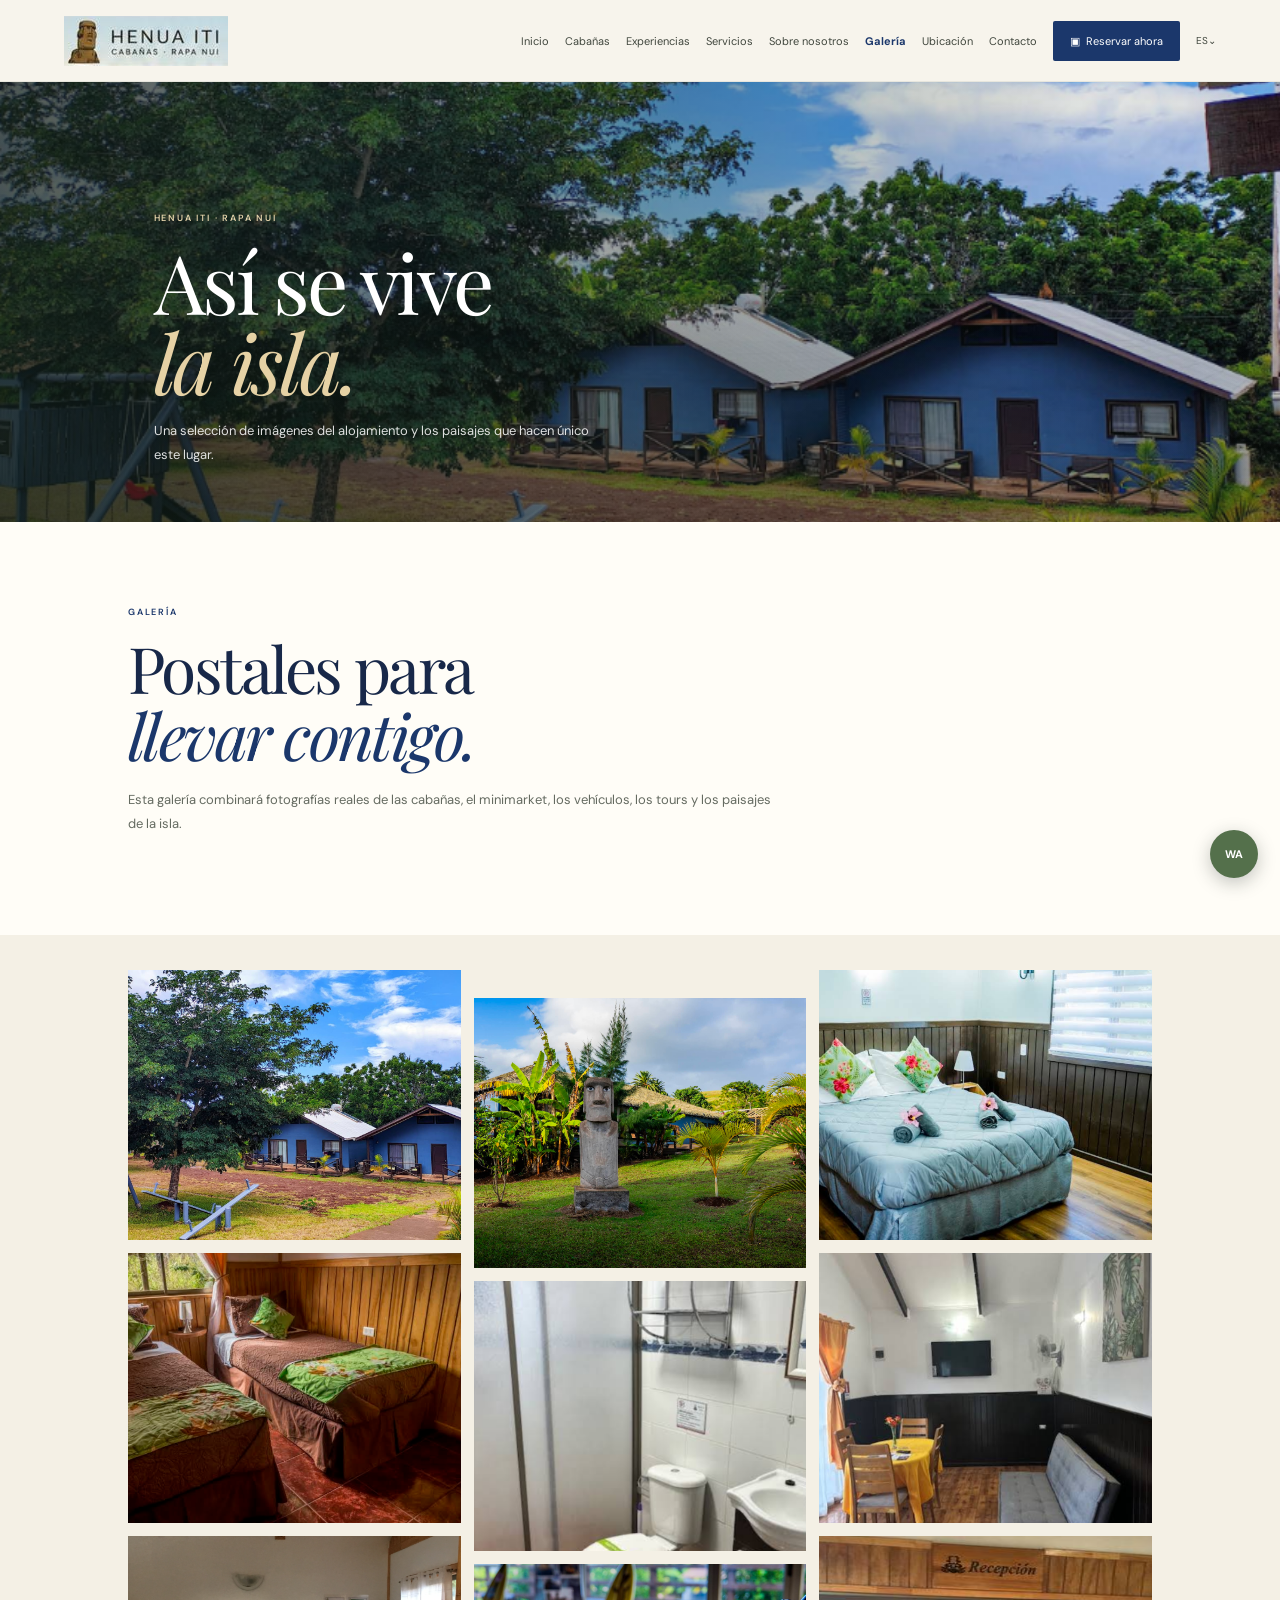
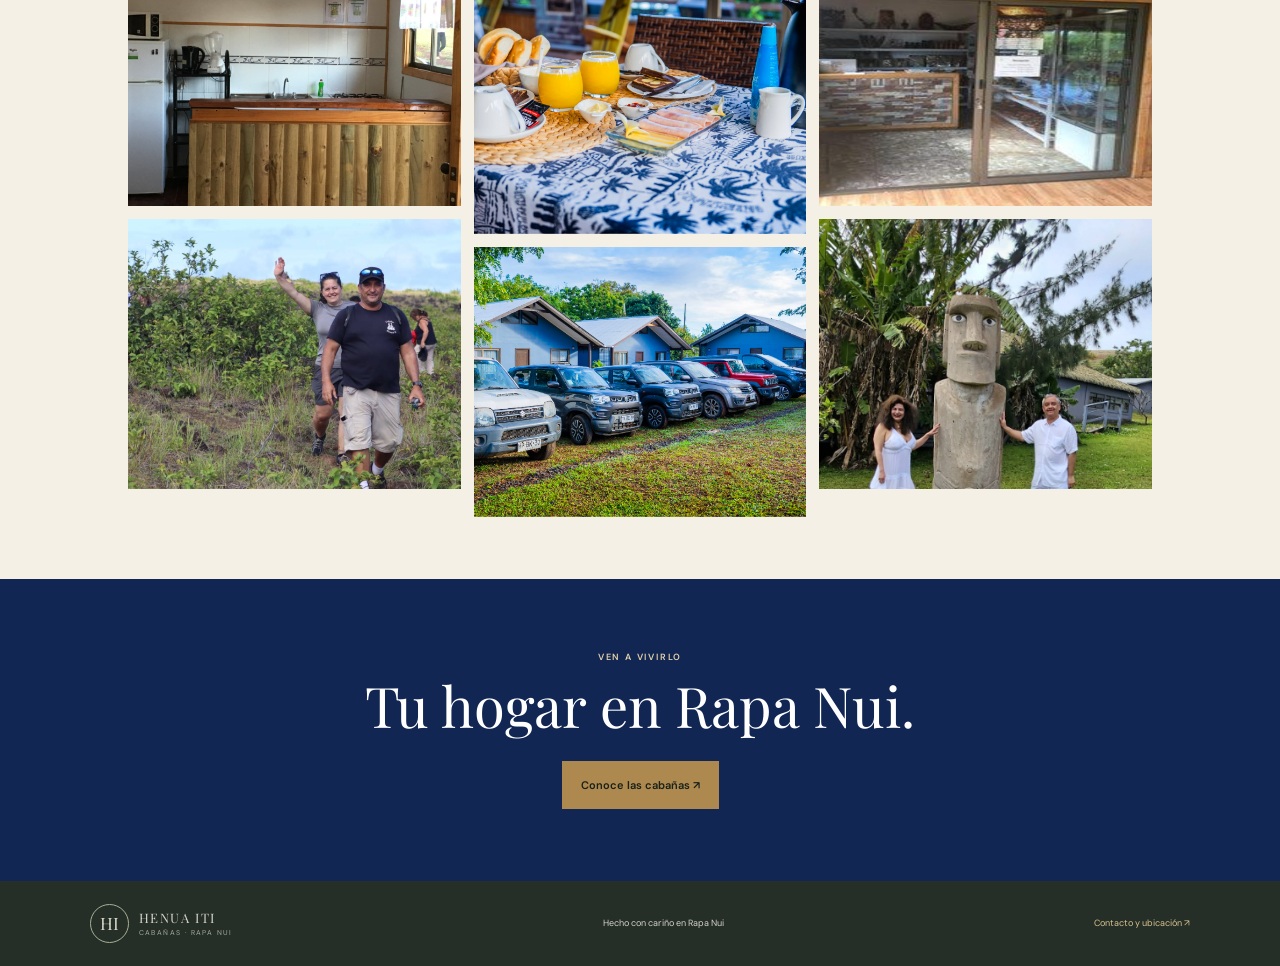
<file: galeria.html>
<!doctype html>
<html lang="es"><head><meta charset="utf-8"><meta name="viewport" content="width=device-width,initial-scale=1"><meta name="description" content="Galería de Henua Iti y Rapa Nui."><title>Galería | Henua Iti · Rapa Nui</title><link rel="preconnect" href="https://fonts.googleapis.com"><link rel="preconnect" href="https://fonts.gstatic.com" crossorigin><link href="https://fonts.googleapis.com/css2?family=DM+Sans:wght@400;500;600;700&family=Playfair+Display:wght@400;500;600&display=swap" rel="stylesheet"><link rel="stylesheet" href="styles.css"><link rel="stylesheet" href="prototype.css"></head><body>
<header class="site-header reference-header"><a class="brand" href="index.html" aria-label="Henua Iti, inicio"><img class="brand-logo" src="assets/henua-logo-referencia.png" alt="Henua Iti, cabañas en Rapa Nui"></a><button class="menu-toggle" aria-label="Abrir menú" aria-expanded="false"><span></span><span></span></button><nav class="main-nav" aria-label="Navegación principal"><a href="index.html">Inicio</a><a href="cabanas.html">Cabañas</a><a href="experiencias.html">Experiencias</a><a href="servicios.html">Servicios</a><a href="nosotros.html">Sobre nosotros</a><a href="galeria.html" aria-current="page">Galería</a><a href="ubicacion.html">Ubicación</a><a href="contacto.html">Contacto</a><a class="nav-book" href="reservas.html">▣&nbsp; Reservar ahora</a><a class="language-link" href="#top" aria-label="Idioma español">ES⌄</a></nav></header>
<main><section class="page-hero page-gallery"><div class="page-hero-shade"></div><div class="page-hero-copy"><p class="eyebrow light">HENUA ITI · RAPA NUI</p><h1>Así se vive<br><em>la isla.</em></h1><p>Una selección de imágenes del alojamiento y los paisajes que hacen único este lugar.</p></div></section><section class="page-intro section-pad"><p class="eyebrow">GALERÍA</p><h2>Postales para<br><em>llevar contigo.</em></h2><p>Esta galería combinará fotografías reales de las cabañas, el minimarket, los vehículos, los tours y los paisajes de la isla.</p></section><section class="full-gallery section-pad"><img src="assets/henua-cabanas-recinto.png" alt="Vista del recinto y las cabañas Henua Iti"><img src="assets/henua-moai-jardin.png" alt="Moái en los jardines del alojamiento"><img src="assets/henua-habitacion-clara.png" alt="Dormitorio de una cabaña"><img src="assets/henua-dormitorio-dos-camas.png" alt="Dormitorio con dos camas"><img src="assets/henua-bano.png" alt="Baño de una cabaña Henua Iti"><img src="assets/henua-sala-estar.png" alt="Sala de estar de una cabaña"><img src="assets/henua-cocina-cabana.png" alt="Cocina equipada de una cabaña"><img src="assets/henua-desayuno.png" alt="Desayuno en Henua Iti"><img src="assets/henua-recepcion-minimarket.png" alt="Recepción y minimarket"><img src="assets/henua-tour-guiado.png" alt="Recorrido guiado por Rapa Nui"><img src="assets/henua-flota-vehiculos.png" alt="Vehículos disponibles para recorrer la isla"><img src="assets/henua-anfitriones-moai.png" alt="Anfitriones de Henua Iti junto a un moái"></section><section class="page-cta"><p class="eyebrow light">VEN A VIVIRLO</p><h2>Tu hogar en Rapa Nui.</h2><a class="button button-gold" href="cabanas.html">Conoce las cabañas ↗</a></section></main>
<footer class="site-footer"><a class="brand footer-brand" href="index.html"><span class="brand-mark">HI</span><span class="brand-name">HENUA ITI<small>CABAÑAS · RAPA NUI</small></span></a><span>Hecho con cariño en Rapa Nui</span><a href="ubicacion.html">Contacto y ubicación ↗</a></footer><a class="floating-whatsapp" href="https://wa.me/56993076217" target="_blank" rel="noreferrer" aria-label="WhatsApp">WA</a><script src="script.js"></script></body></html>
</file>
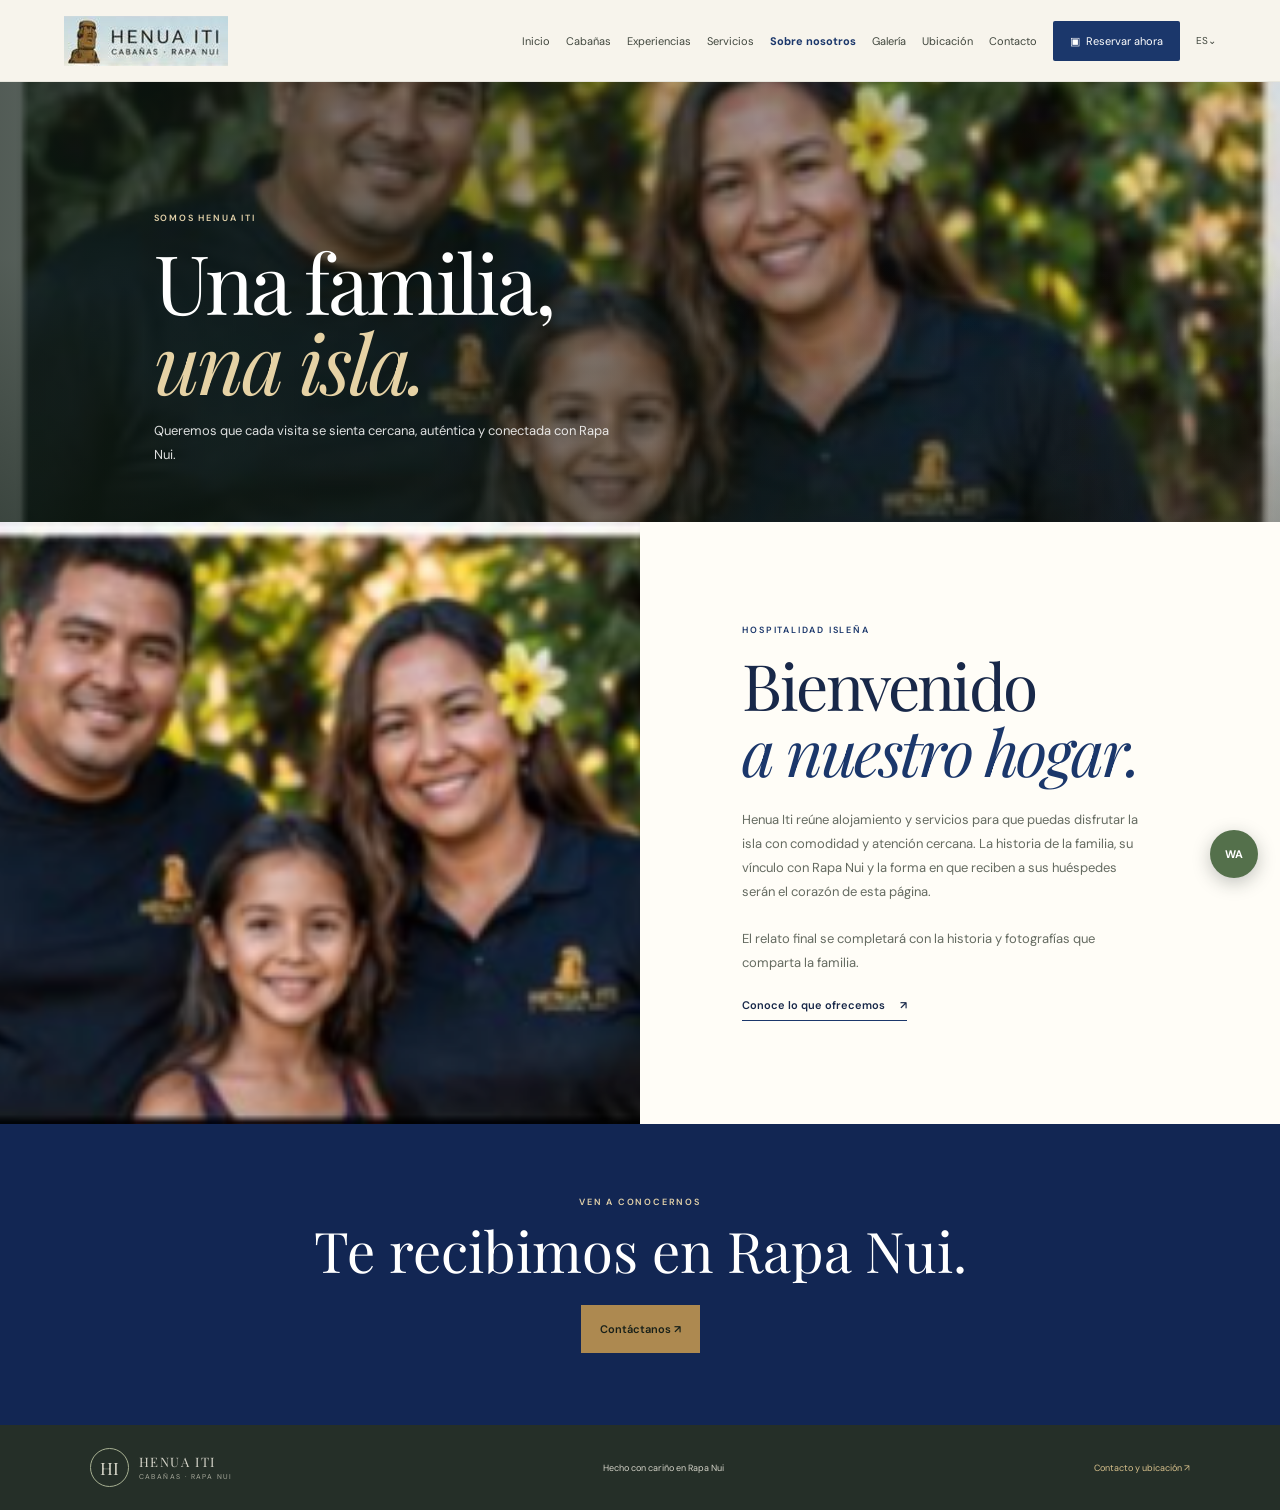
<file: nosotros.html>
<!doctype html>
<html lang="es"><head><meta charset="utf-8"><meta name="viewport" content="width=device-width,initial-scale=1"><meta name="description" content="Conoce a la familia detrás de Henua Iti, cabañas y experiencias en Rapa Nui."><title>Nosotros | Henua Iti · Rapa Nui</title><link rel="preconnect" href="https://fonts.googleapis.com"><link rel="preconnect" href="https://fonts.gstatic.com" crossorigin><link href="https://fonts.googleapis.com/css2?family=DM+Sans:wght@400;500;600;700&family=Playfair+Display:wght@400;500;600&display=swap" rel="stylesheet"><link rel="stylesheet" href="styles.css"><link rel="stylesheet" href="prototype.css"></head><body>
<header class="site-header reference-header"><a class="brand" href="index.html" aria-label="Henua Iti, inicio"><img class="brand-logo" src="assets/henua-logo-referencia.png" alt="Henua Iti, cabañas en Rapa Nui"></a><button class="menu-toggle" aria-label="Abrir menú" aria-expanded="false"><span></span><span></span></button><nav class="main-nav" aria-label="Navegación principal"><a href="index.html">Inicio</a><a href="cabanas.html">Cabañas</a><a href="experiencias.html">Experiencias</a><a href="servicios.html">Servicios</a><a href="nosotros.html" aria-current="page">Sobre nosotros</a><a href="galeria.html">Galería</a><a href="ubicacion.html">Ubicación</a><a href="contacto.html">Contacto</a><a class="nav-book" href="reservas.html">▣&nbsp; Reservar ahora</a><a class="language-link" href="#top" aria-label="Idioma español">ES⌄</a></nav></header>
<main><section class="page-hero page-about"><div class="page-hero-shade"></div><div class="page-hero-copy"><p class="eyebrow light">SOMOS HENUA ITI</p><h1>Una familia,<br><em>una isla.</em></h1><p>Queremos que cada visita se sienta cercana, auténtica y conectada con Rapa Nui.</p></div></section><section class="story story-subpage"><div class="story-photo"><img src="assets/henua-familia.png" alt="Familia anfitriona de Henua Iti"></div><div class="story-copy"><p class="eyebrow">HOSPITALIDAD ISLEÑA</p><h2>Bienvenido<br><em>a nuestro hogar.</em></h2><p>Henua Iti reúne alojamiento y servicios para que puedas disfrutar la isla con comodidad y atención cercana. La historia de la familia, su vínculo con Rapa Nui y la forma en que reciben a sus huéspedes serán el corazón de esta página.</p><p class="content-note">El relato final se completará con la historia y fotografías que comparta la familia.</p><a class="text-link" href="servicios.html">Conoce lo que ofrecemos <span>↗</span></a></div></section><section class="page-cta"><p class="eyebrow light">VEN A CONOCERNOS</p><h2>Te recibimos en Rapa Nui.</h2><a class="button button-gold" href="ubicacion.html">Contáctanos ↗</a></section></main>
<footer class="site-footer"><a class="brand footer-brand" href="index.html"><span class="brand-mark">HI</span><span class="brand-name">HENUA ITI<small>CABAÑAS · RAPA NUI</small></span></a><span>Hecho con cariño en Rapa Nui</span><a href="ubicacion.html">Contacto y ubicación ↗</a></footer><a class="floating-whatsapp" href="https://wa.me/56993076217" target="_blank" rel="noreferrer" aria-label="WhatsApp">WA</a><script src="script.js"></script></body></html>
</file>
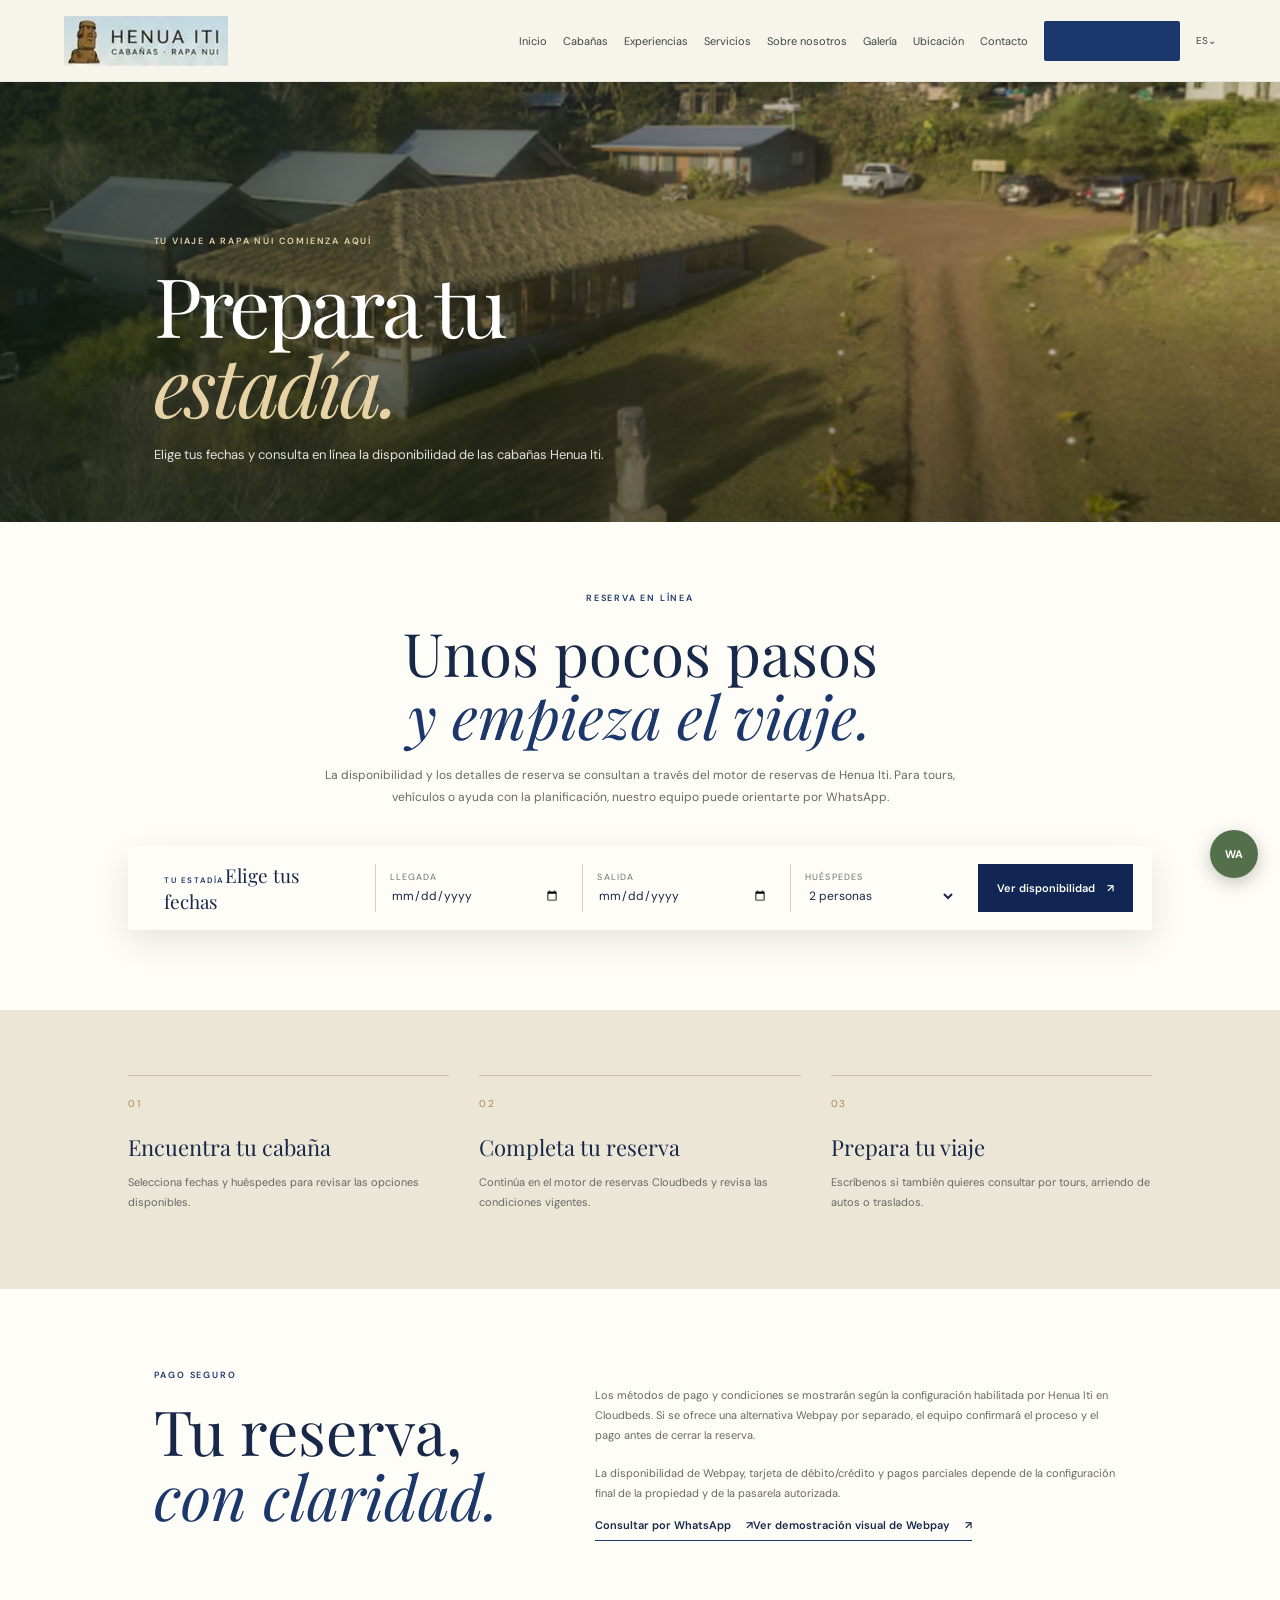
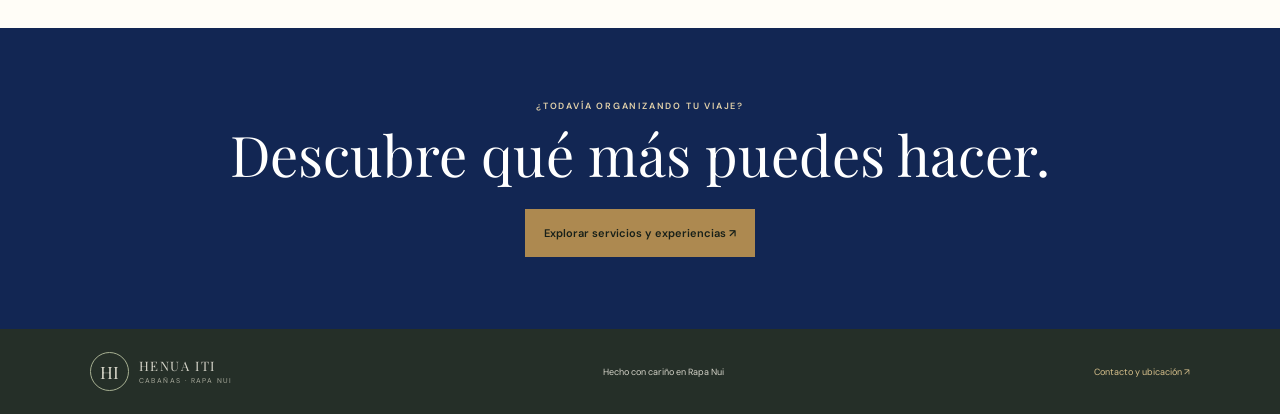
<file: reservas.html>
<!doctype html>
<html lang="es"><head><meta charset="utf-8"><meta name="viewport" content="width=device-width,initial-scale=1"><meta name="description" content="Planifica tu estadía en Henua Iti, revisa fechas y consulta disponibilidad en Cloudbeds."><title>Reservas | Henua Iti · Rapa Nui</title><link rel="preconnect" href="https://fonts.googleapis.com"><link rel="preconnect" href="https://fonts.gstatic.com" crossorigin><link href="https://fonts.googleapis.com/css2?family=DM+Sans:wght@400;500;600;700&family=Playfair+Display:wght@400;500;600&display=swap" rel="stylesheet"><link rel="stylesheet" href="styles.css"><link rel="stylesheet" href="prototype.css"></head><body>
<header class="site-header reference-header"><a class="brand" href="index.html" aria-label="Henua Iti, inicio"><img class="brand-logo" src="assets/henua-logo-referencia.png" alt="Henua Iti, cabañas en Rapa Nui"></a><button class="menu-toggle" aria-label="Abrir menú" aria-expanded="false"><span></span><span></span></button><nav class="main-nav" aria-label="Navegación principal"><a href="index.html">Inicio</a><a href="cabanas.html">Cabañas</a><a href="experiencias.html">Experiencias</a><a href="servicios.html">Servicios</a><a href="nosotros.html">Sobre nosotros</a><a href="galeria.html">Galería</a><a href="ubicacion.html">Ubicación</a><a href="contacto.html">Contacto</a><a class="nav-book" href="reservas.html" aria-current="page">▣&nbsp; Reservar ahora</a><a class="language-link" href="#top" aria-label="Idioma español">ES⌄</a></nav></header>
<main><section class="page-hero page-booking"><div class="page-hero-shade"></div><div class="page-hero-copy"><p class="eyebrow light">TU VIAJE A RAPA NUI COMIENZA AQUÍ</p><h1>Prepara tu<br><em>estadía.</em></h1><p>Elige tus fechas y consulta en línea la disponibilidad de las cabañas Henua Iti.</p></div></section><section class="booking-page-intro section-pad"><div><p class="eyebrow">RESERVA EN LÍNEA</p><h2>Unos pocos pasos<br><em>y empieza el viaje.</em></h2><p>La disponibilidad y los detalles de reserva se consultan a través del motor de reservas de Henua Iti. Para tours, vehículos o ayuda con la planificación, nuestro equipo puede orientarte por WhatsApp.</p></div><form class="booking-bar booking-bar-page" id="booking-form"><div class="booking-intro"><span class="eyebrow">TU ESTADÍA</span><strong>Elige tus fechas</strong></div><label class="booking-field"><span>Llegada</span><input type="date" name="checkin" required></label><label class="booking-field"><span>Salida</span><input type="date" name="checkout" required></label><label class="booking-field guests-field"><span>Huéspedes</span><select name="guests"><option value="2">2 personas</option><option value="1">1 persona</option><option value="3">3 personas</option><option value="4">4 personas</option><option value="5">5 personas</option><option value="6">6 personas</option><option value="7">7 personas</option><option value="8">8 personas</option></select></label><button class="button button-dark" type="submit">Ver disponibilidad <span>↗</span></button></form></section>
<section class="reservation-steps section-pad"><div><span>01</span><h3>Encuentra tu cabaña</h3><p>Selecciona fechas y huéspedes para revisar las opciones disponibles.</p></div><div><span>02</span><h3>Completa tu reserva</h3><p>Continúa en el motor de reservas Cloudbeds y revisa las condiciones vigentes.</p></div><div><span>03</span><h3>Prepara tu viaje</h3><p>Escríbenos si también quieres consultar por tours, arriendo de autos o traslados.</p></div></section><section class="payment-note" id="pagos"><div><p class="eyebrow">PAGO SEGURO</p><h2>Tu reserva,<br><em>con claridad.</em></h2></div><div><p>Los métodos de pago y condiciones se mostrarán según la configuración habilitada por Henua Iti en Cloudbeds. Si se ofrece una alternativa Webpay por separado, el equipo confirmará el proceso y el pago antes de cerrar la reserva.</p><p class="content-note">La disponibilidad de Webpay, tarjeta de débito/crédito y pagos parciales depende de la configuración final de la propiedad y de la pasarela autorizada.</p><a class="text-link" href="https://wa.me/56993076217?text=Hola%2C%20quisiera%20consultar%20por%20mi%20reserva%20y%20opciones%20de%20pago%20en%20Henua%20Iti." target="_blank" rel="noreferrer">Consultar por WhatsApp <span>↗</span></a><a class="text-link" href="webpay-demo.html">Ver demostración visual de Webpay <span>↗</span></a></div></section><section class="page-cta"><p class="eyebrow light">¿TODAVÍA ORGANIZANDO TU VIAJE?</p><h2>Descubre qué más puedes hacer.</h2><a class="button button-gold" href="servicios.html">Explorar servicios y experiencias ↗</a></section></main><footer class="site-footer"><a class="brand footer-brand" href="index.html"><span class="brand-mark">HI</span><span class="brand-name">HENUA ITI<small>CABAÑAS · RAPA NUI</small></span></a><span>Hecho con cariño en Rapa Nui</span><a href="ubicacion.html">Contacto y ubicación ↗</a></footer><a class="floating-whatsapp" href="https://wa.me/56993076217" target="_blank" rel="noreferrer" aria-label="WhatsApp">WA</a><script src="script.js"></script></body></html>
</file>
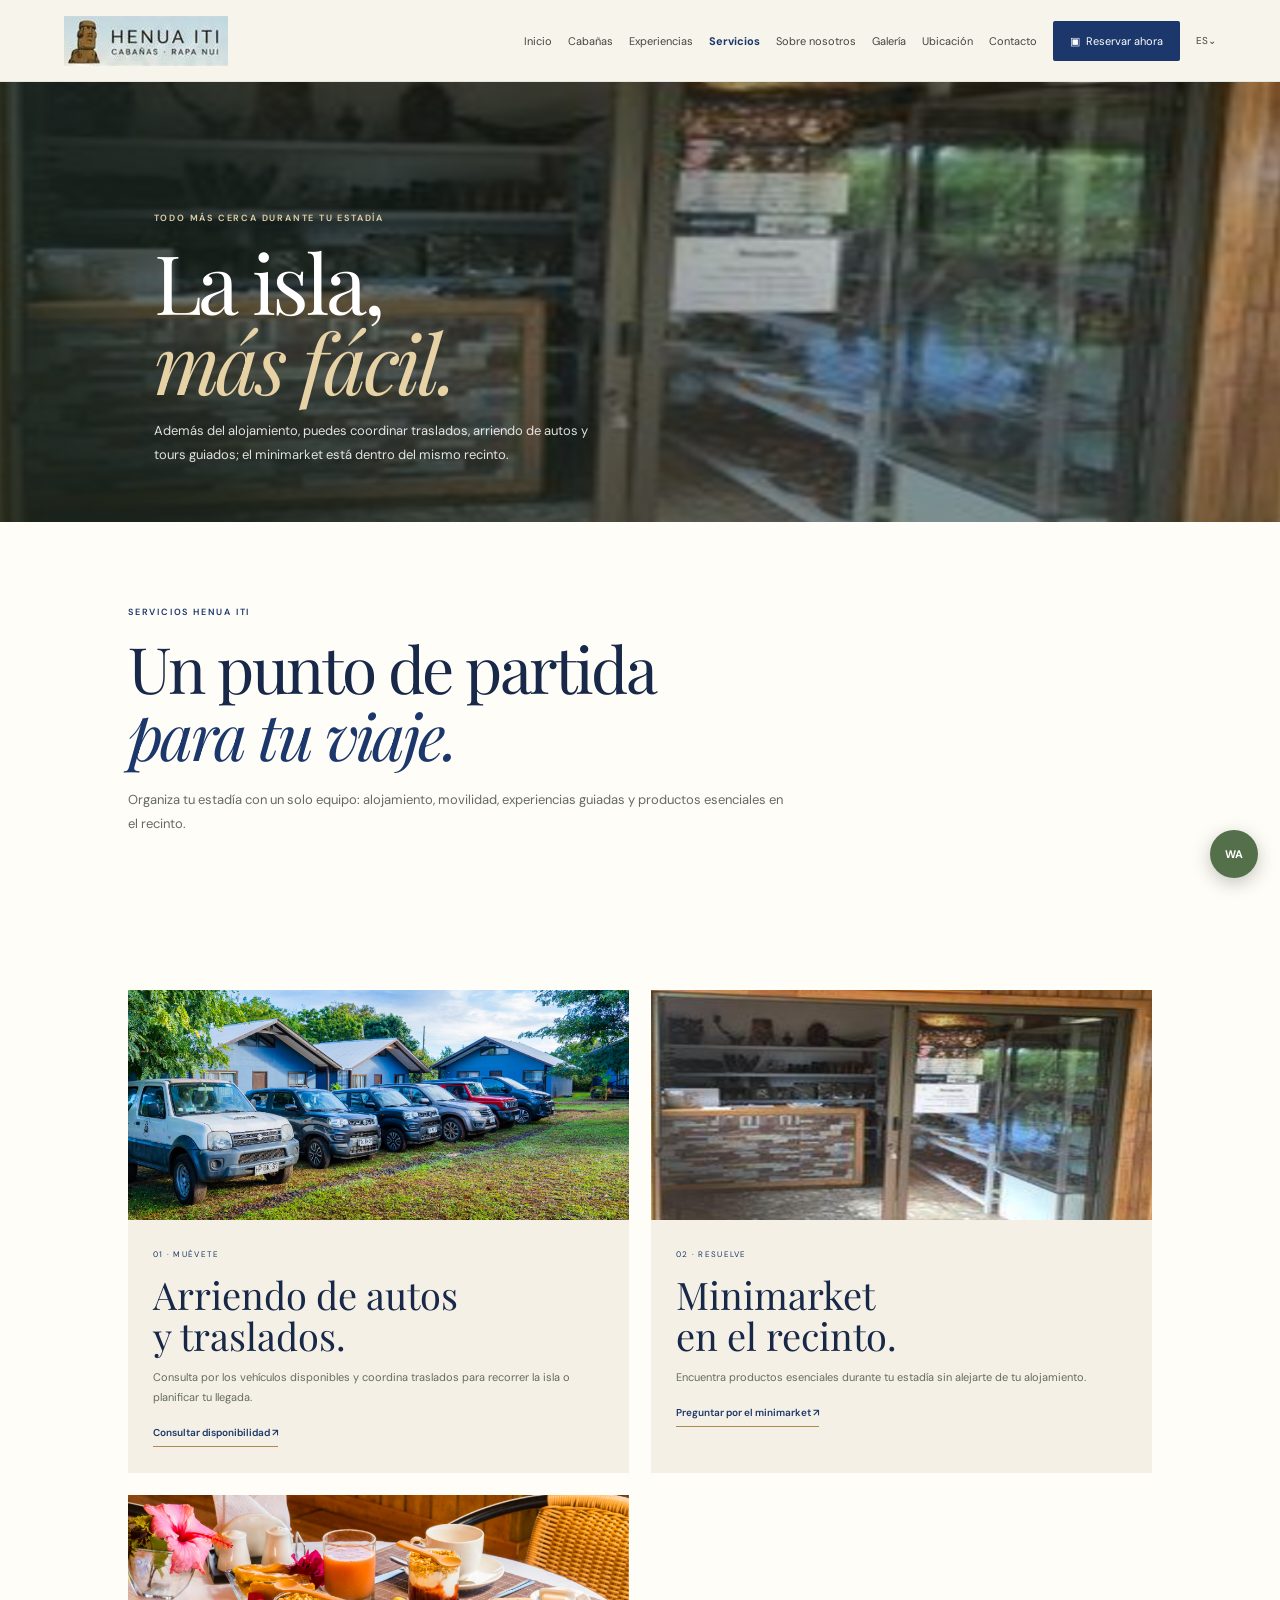
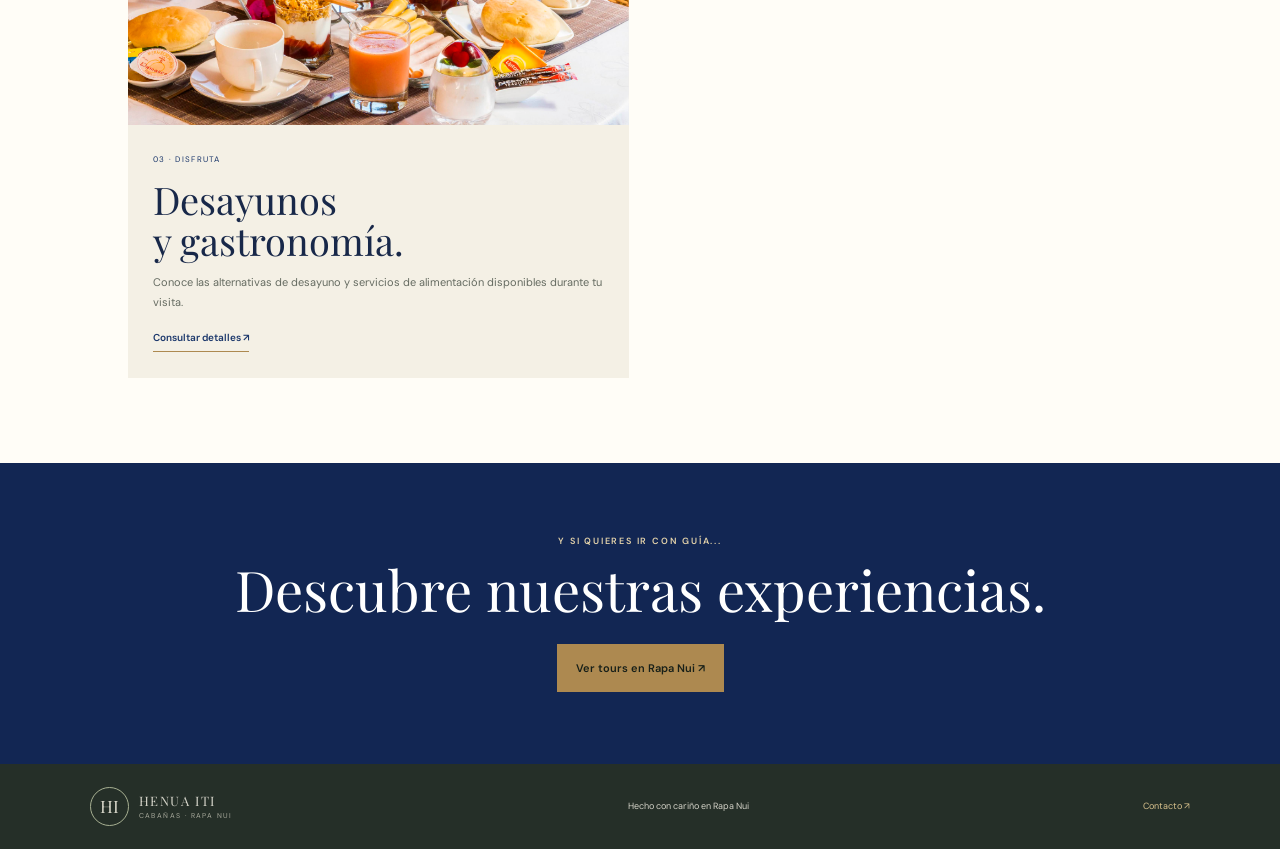
<file: servicios.html>
<!doctype html>
<html lang="es"><head><meta charset="utf-8"><meta name="viewport" content="width=device-width,initial-scale=1"><meta name="description" content="Conoce los servicios de Henua Iti en Rapa Nui: arriendo de autos, minimarket y desayunos."><title>Servicios | Henua Iti · Rapa Nui</title><link rel="preconnect" href="https://fonts.googleapis.com"><link rel="preconnect" href="https://fonts.gstatic.com" crossorigin><link href="https://fonts.googleapis.com/css2?family=DM+Sans:wght@400;500;600;700&family=Playfair+Display:wght@400;500;600&display=swap" rel="stylesheet"><link rel="stylesheet" href="styles.css"><link rel="stylesheet" href="prototype.css"></head><body>
<header class="site-header reference-header"><a class="brand" href="index.html" aria-label="Henua Iti, inicio"><img class="brand-logo" src="assets/henua-logo-referencia.png" alt="Henua Iti, cabañas en Rapa Nui"></a><button class="menu-toggle" aria-label="Abrir menú" aria-expanded="false"><span></span><span></span></button><nav class="main-nav" aria-label="Navegación principal"><a href="index.html">Inicio</a><a href="cabanas.html">Cabañas</a><a href="experiencias.html">Experiencias</a><a href="servicios.html" aria-current="page">Servicios</a><a href="nosotros.html">Sobre nosotros</a><a href="galeria.html">Galería</a><a href="ubicacion.html">Ubicación</a><a href="contacto.html">Contacto</a><a class="nav-book" href="reservas.html">▣&nbsp; Reservar ahora</a><a class="language-link" href="#top" aria-label="Idioma español">ES⌄</a></nav></header>
<main><section class="page-hero page-services"><div class="page-hero-shade"></div><div class="page-hero-copy"><p class="eyebrow light">TODO MÁS CERCA DURANTE TU ESTADÍA</p><h1>La isla,<br><em>más fácil.</em></h1><p>Además del alojamiento, puedes coordinar traslados, arriendo de autos y tours guiados; el minimarket está dentro del mismo recinto.</p></div></section><section class="page-intro section-pad"><p class="eyebrow">SERVICIOS HENUA ITI</p><h2>Un punto de partida<br><em>para tu viaje.</em></h2><p>Organiza tu estadía con un solo equipo: alojamiento, movilidad, experiencias guiadas y productos esenciales en el recinto.</p></section><section class="service-feature-list section-pad">
<article class="service-feature-card" id="vehiculos"><img src="assets/henua-flota-vehiculos.png" alt="Vehículos disponibles junto a las cabañas Henua Iti"><div><span>01 · MUÉVETE</span><h2>Arriendo de autos<br>y traslados.</h2><p>Consulta por los vehículos disponibles y coordina traslados para recorrer la isla o planificar tu llegada.</p><a href="https://wa.me/56993076217?text=Hola%2C%20quisiera%20consultar%20por%20arriendo%20de%20autos%20y%20traslados." target="_blank" rel="noreferrer">Consultar disponibilidad ↗</a></div></article>
<article class="service-feature-card reverse" id="minimarket"><img src="assets/henua-recepcion-minimarket.png" alt="Recepción y minimarket de Henua Iti"><div><span>02 · RESUELVE</span><h2>Minimarket<br>en el recinto.</h2><p>Encuentra productos esenciales durante tu estadía sin alejarte de tu alojamiento.</p><a href="https://wa.me/56993076217?text=Hola%2C%20quisiera%20consultar%20por%20el%20minimarket%20de%20Henua%20Iti." target="_blank" rel="noreferrer">Preguntar por el minimarket ↗</a></div></article>
<article class="service-feature-card" id="desayunos"><img src="assets/henua-desayuno-mesa.png" alt="Desayuno preparado en Henua Iti"><div><span>03 · DISFRUTA</span><h2>Desayunos<br>y gastronomía.</h2><p>Conoce las alternativas de desayuno y servicios de alimentación disponibles durante tu visita.</p><a href="https://wa.me/56993076217?text=Hola%2C%20quisiera%20consultar%20por%20desayunos%20y%20gastronomia%20en%20Henua%20Iti." target="_blank" rel="noreferrer">Consultar detalles ↗</a></div></article>
</section><section class="page-cta"><p class="eyebrow light">Y SI QUIERES IR CON GUÍA...</p><h2>Descubre nuestras experiencias.</h2><a class="button button-gold" href="experiencias.html">Ver tours en Rapa Nui ↗</a></section></main><footer class="site-footer"><a class="brand footer-brand" href="index.html"><span class="brand-mark">HI</span><span class="brand-name">HENUA ITI<small>CABAÑAS · RAPA NUI</small></span></a><span>Hecho con cariño en Rapa Nui</span><a href="contacto.html">Contacto ↗</a></footer><a class="floating-whatsapp" href="https://wa.me/56993076217" target="_blank" rel="noreferrer" aria-label="WhatsApp">WA</a><script src="script.js"></script></body></html>
</file>
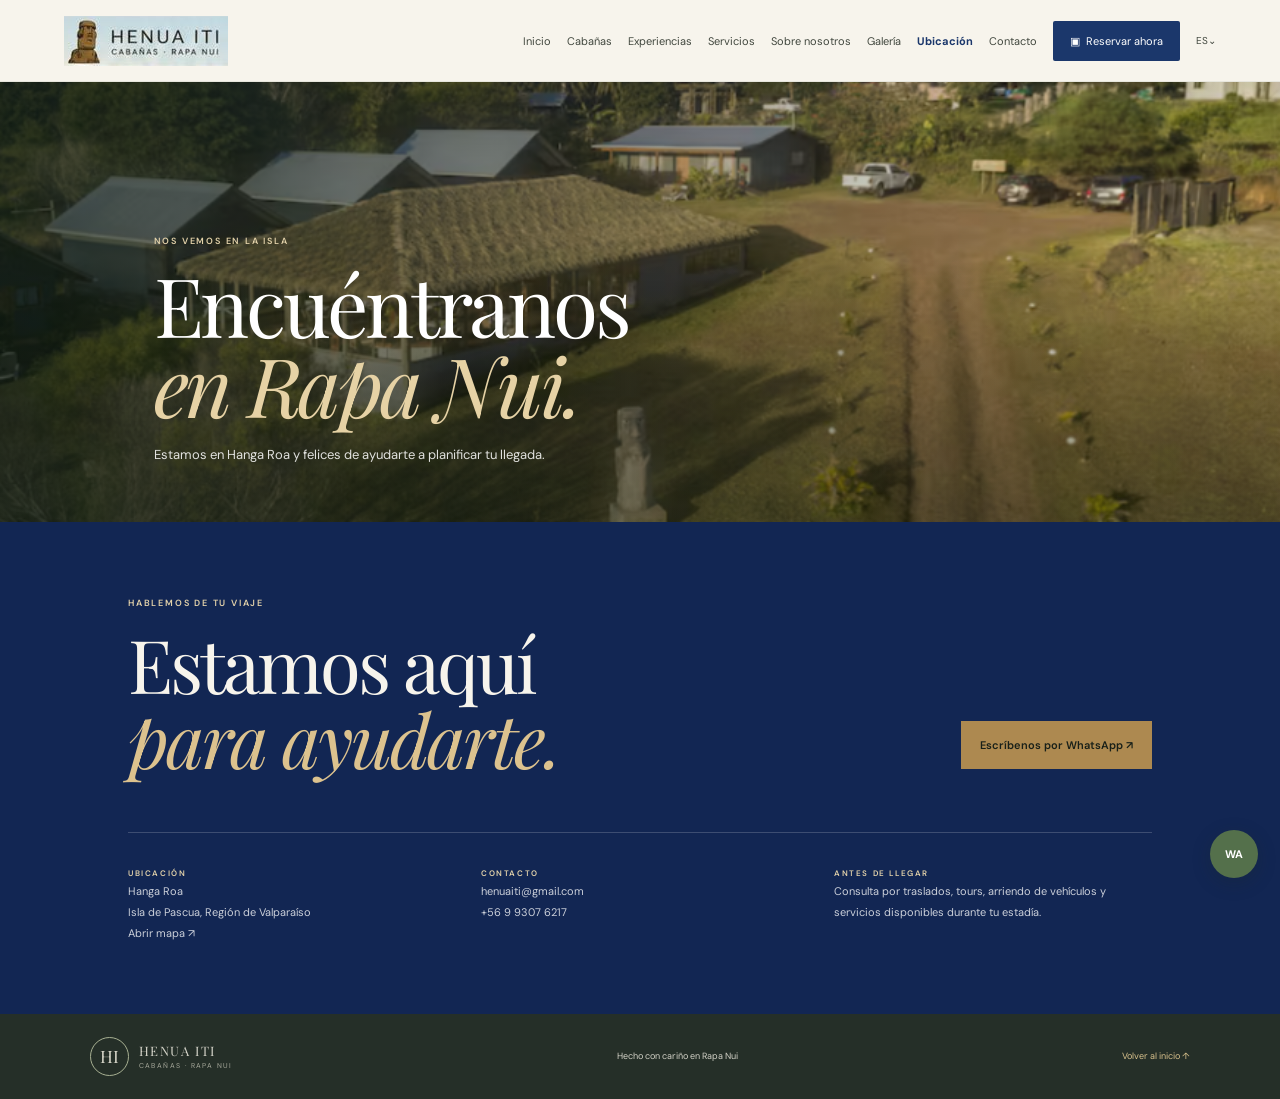
<file: ubicacion.html>
<!doctype html>
<html lang="es"><head><meta charset="utf-8"><meta name="viewport" content="width=device-width,initial-scale=1"><meta name="description" content="Contacta a Henua Iti y planifica tu estadía en Hanga Roa, Rapa Nui."><title>Ubicación y contacto | Henua Iti · Rapa Nui</title><link rel="preconnect" href="https://fonts.googleapis.com"><link rel="preconnect" href="https://fonts.gstatic.com" crossorigin><link href="https://fonts.googleapis.com/css2?family=DM+Sans:wght@400;500;600;700&family=Playfair+Display:wght@400;500;600&display=swap" rel="stylesheet"><link rel="stylesheet" href="styles.css"><link rel="stylesheet" href="prototype.css"></head><body>
<header class="site-header reference-header"><a class="brand" href="index.html" aria-label="Henua Iti, inicio"><img class="brand-logo" src="assets/henua-logo-referencia.png" alt="Henua Iti, cabañas en Rapa Nui"></a><button class="menu-toggle" aria-label="Abrir menú" aria-expanded="false"><span></span><span></span></button><nav class="main-nav" aria-label="Navegación principal"><a href="index.html">Inicio</a><a href="cabanas.html">Cabañas</a><a href="experiencias.html">Experiencias</a><a href="servicios.html">Servicios</a><a href="nosotros.html">Sobre nosotros</a><a href="galeria.html">Galería</a><a href="ubicacion.html" aria-current="page">Ubicación</a><a href="contacto.html">Contacto</a><a class="nav-book" href="reservas.html">▣&nbsp; Reservar ahora</a><a class="language-link" href="#top" aria-label="Idioma español">ES⌄</a></nav></header>
<main><section class="page-hero page-location"><div class="page-hero-shade"></div><div class="page-hero-copy"><p class="eyebrow light">NOS VEMOS EN LA ISLA</p><h1>Encuéntranos<br><em>en Rapa Nui.</em></h1><p>Estamos en Hanga Roa y felices de ayudarte a planificar tu llegada.</p></div></section><section class="contact contact-subpage"><div class="contact-top"><div><p class="eyebrow light">HABLEMOS DE TU VIAJE</p><h2>Estamos aquí<br><em>para ayudarte.</em></h2></div><a class="button button-gold" href="https://wa.me/56993076217" target="_blank" rel="noreferrer">Escríbenos por WhatsApp ↗</a></div><div class="contact-bottom"><div><span class="eyebrow light">UBICACIÓN</span><p>Hanga Roa<br>Isla de Pascua, Región de Valparaíso</p><a href="https://maps.google.com/?q=Caba%C3%B1as+Henua+Iti+Rapa+Nui" target="_blank" rel="noreferrer">Abrir mapa ↗</a></div><div><span class="eyebrow light">CONTACTO</span><a href="mailto:henuaiti@gmail.com">henuaiti@gmail.com</a><a href="tel:+56993076217">+56 9 9307 6217</a></div><div><span class="eyebrow light">ANTES DE LLEGAR</span><p>Consulta por traslados, tours, arriendo de vehículos y servicios disponibles durante tu estadía.</p></div></div></section></main>
<footer class="site-footer"><a class="brand footer-brand" href="index.html"><span class="brand-mark">HI</span><span class="brand-name">HENUA ITI<small>CABAÑAS · RAPA NUI</small></span></a><span>Hecho con cariño en Rapa Nui</span><a href="index.html">Volver al inicio ↑</a></footer><a class="floating-whatsapp" href="https://wa.me/56993076217" target="_blank" rel="noreferrer" aria-label="WhatsApp">WA</a><script src="script.js"></script></body></html>
</file>
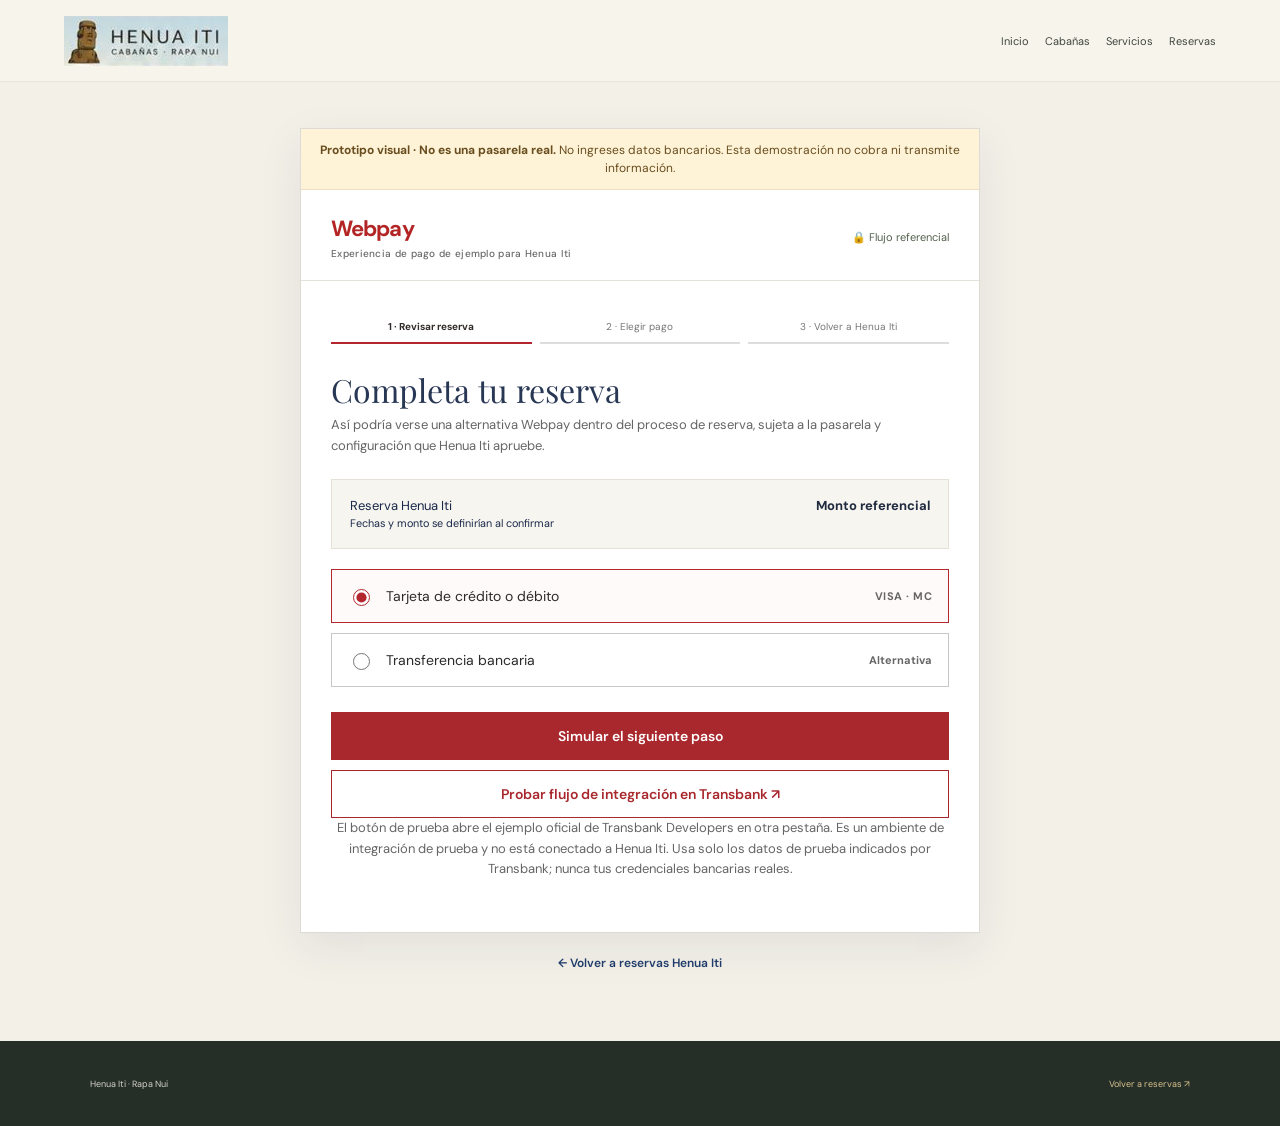
<file: webpay-demo.html>
<!doctype html>
<html lang="es">
<head>
  <meta charset="utf-8">
  <meta name="viewport" content="width=device-width, initial-scale=1">
  <meta name="theme-color" content="#f8f5ed">
  <meta name="description" content="Demostración visual del flujo propuesto de pago Webpay para Henua Iti. No procesa pagos.">
  <title>Demo visual Webpay | Henua Iti</title>
  <link rel="preconnect" href="https://fonts.googleapis.com">
  <link rel="preconnect" href="https://fonts.gstatic.com" crossorigin>
  <link href="https://fonts.googleapis.com/css2?family=DM+Sans:wght@400;500;600;700&family=Playfair+Display:wght@400;500;600&display=swap" rel="stylesheet">
  <link rel="stylesheet" href="styles.css">
  <link rel="stylesheet" href="prototype.css">
  <style>
    .demo-page{min-height:calc(100vh - 150px);padding:46px 20px 70px;background:#f3f0e8}
    .demo-card{width:min(680px,100%);margin:0 auto;background:#fff;border:1px solid #dedbd4;box-shadow:0 14px 42px #1e2a4014}
    .demo-warning{padding:12px 18px;background:#fff3d7;color:#684d1f;border-bottom:1px solid #eddfbf;font-size:12px;line-height:1.5;text-align:center}
    .demo-head{padding:24px 30px 20px;border-bottom:1px solid #e5e2dc;display:flex;justify-content:space-between;align-items:center;gap:18px}
    .demo-brand{font-size:22px;font-weight:700;color:#b32525;letter-spacing:-.04em}.demo-brand small{display:block;color:#686868;font-size:10px;letter-spacing:.03em;font-weight:500;margin-top:4px}
    .demo-lock{color:#52604d;font-size:11px;white-space:nowrap}
    .demo-body{padding:30px}.demo-steps{display:grid;grid-template-columns:repeat(3,1fr);gap:8px;margin-bottom:28px;color:#777;font-size:10px;text-align:center}
    .demo-steps span{padding:9px 5px;border-bottom:2px solid #ddd}.demo-steps span:first-child{border-color:#b3262d;color:#302b28;font-weight:700}
    .demo-body h1{margin:0 0 8px;font:400 32px/1.1 'Playfair Display',Georgia,serif;color:#283754}.demo-body>p{margin:0 0 22px;color:#656565;font-size:13px;line-height:1.6}
    .demo-summary{display:flex;justify-content:space-between;gap:16px;padding:17px 18px;margin:20px 0;background:#f7f5f0;border:1px solid #e5e1d8;font-size:13px}.demo-summary strong{color:#202b40}
    .demo-option{display:flex;align-items:center;gap:13px;padding:16px;border:1px solid #c8c8c8;margin:10px 0;background:#fff;color:#2b2b2b;font-size:14px}
    .demo-option input{accent-color:#b3262d}.demo-option b{margin-left:auto;font-size:11px;color:#666}.demo-option.selected{border-color:#b3262d;background:#fffafa}
    .demo-card input[type=radio]{width:17px;height:17px}.demo-card-logos{font-weight:700;color:#253c78;letter-spacing:.04em}
    .demo-action{width:100%;min-height:48px;margin-top:15px;background:#a9282d;color:#fff;border:0;font:600 14px 'DM Sans',Arial,sans-serif;cursor:pointer}
    .demo-action:hover{background:#8f1f24}.demo-live-link{display:flex;align-items:center;justify-content:center;box-sizing:border-box;text-decoration:none;text-align:center;margin-top:10px;background:#fff;color:#a9282d;border:1px solid #a9282d}.demo-live-link:hover{background:#fff7f7}.demo-return{display:none;margin-top:16px;padding:16px;background:#edf5ed;border:1px solid #cfdfcf;color:#34543b;font-size:13px;line-height:1.55}.demo-return.is-visible{display:block}
    .demo-caption{margin:17px 0 0;color:#777;font-size:10px;line-height:1.5;text-align:center}
    .demo-back{display:block;width:max-content;margin:22px auto 0;color:#203c6a;font-size:12px;font-weight:600}
    @media(max-width:600px){.demo-page{padding:20px 12px 48px}.demo-head,.demo-body{padding:20px}.demo-body h1{font-size:28px}.demo-steps{font-size:8px}.demo-summary{font-size:11px}}
  </style>
</head>
<body>
  <header class="site-header reference-header">
    <a class="brand" href="index.html" aria-label="Henua Iti, inicio"><img class="brand-logo" src="assets/henua-logo-referencia.png" alt="Henua Iti, cabañas en Rapa Nui"></a>
    <nav class="main-nav" aria-label="Navegación principal"><a href="index.html">Inicio</a><a href="cabanas.html">Cabañas</a><a href="servicios.html">Servicios</a><a href="reservas.html">Reservas</a></nav>
  </header>
  <main class="demo-page">
    <section class="demo-card" aria-labelledby="demo-title">
      <div class="demo-warning"><strong>Prototipo visual · No es una pasarela real.</strong> No ingreses datos bancarios. Esta demostración no cobra ni transmite información.</div>
      <div class="demo-head"><div class="demo-brand">Webpay<small>Experiencia de pago de ejemplo para Henua Iti</small></div><span class="demo-lock">🔒 Flujo referencial</span></div>
      <div class="demo-body">
        <div class="demo-steps" aria-label="Pasos de ejemplo"><span>1 · Revisar reserva</span><span>2 · Elegir pago</span><span>3 · Volver a Henua Iti</span></div>
        <h1 id="demo-title">Completa tu reserva</h1>
        <p>Así podría verse una alternativa Webpay dentro del proceso de reserva, sujeta a la pasarela y configuración que Henua Iti apruebe.</p>
        <div class="demo-summary"><span>Reserva Henua Iti<br><small>Fechas y monto se definirían al confirmar</small></span><strong>Monto referencial</strong></div>
        <label class="demo-option selected"><input type="radio" name="payment" checked><span>Tarjeta de crédito o débito</span><b class="demo-card-logos">VISA · MC</b></label>
        <label class="demo-option"><input type="radio" name="payment"><span>Transferencia bancaria</span><b>Alternativa</b></label>
        <button class="demo-action" id="demo-submit" type="button">Simular el siguiente paso</button>
        <a class="demo-action demo-live-link" href="https://proyecto-ejemplo-node.transbankdevelopers.cl/webpay-plus" target="_blank" rel="noopener noreferrer">Probar flujo de integración en Transbank ↗</a>
        <div class="demo-return" id="demo-return" aria-live="polite"><strong>Demostración completada.</strong> No se procesó ningún pago ni se enviaron datos. La integración real debe validarse y configurarse con Henua Iti, Cloudbeds y el proveedor de pago.</div>
        <p class="demo-caption">El botón de prueba abre el ejemplo oficial de Transbank Developers en otra pestaña. Es un ambiente de integración de prueba y no está conectado a Henua Iti. Usa solo los datos de prueba indicados por Transbank; nunca tus credenciales bancarias reales.</p>
      </div>
    </section>
    <a class="demo-back" href="reservas.html">← Volver a reservas Henua Iti</a>
  </main>
  <footer class="site-footer"><a href="index.html">Henua Iti · Rapa Nui</a><a href="reservas.html">Volver a reservas ↗</a></footer>
  <script>document.getElementById('demo-submit').addEventListener('click',function(){document.getElementById('demo-return').classList.add('is-visible');this.textContent='Simulación, sin cobro';this.disabled=true;});document.querySelectorAll('.demo-option').forEach(function(option){option.addEventListener('change',function(){document.querySelectorAll('.demo-option').forEach(function(item){item.classList.remove('selected');});option.classList.add('selected');});});</script>
</body>
</html>
</file>
<file: styles.css>
:root{--ink:#182849;--muted:#6e716f;--paper:#f4f0e5;--white:#fffdf7;--green:#1b376b;--green-dark:#122653;--gold:#ad8950;--line:#d8d1c1;--serif:'Playfair Display',Georgia,serif;--sans:'DM Sans',Arial,sans-serif}*{box-sizing:border-box}html{scroll-behavior:smooth}body{margin:0;background:var(--paper);color:var(--ink);font-family:var(--sans);font-size:15px;-webkit-font-smoothing:antialiased}a{color:inherit;text-decoration:none}img{display:block;width:100%;height:100%;object-fit:cover}.announcement{height:34px;background:var(--green-dark);color:#f6f1e5;padding:0 clamp(22px,7vw,112px);display:flex;align-items:center;justify-content:space-between;font-size:10px;letter-spacing:.11em;text-transform:uppercase}.announcement a{color:#e3c990}.site-header{height:82px;padding:0 clamp(22px,7vw,112px);display:flex;align-items:center;justify-content:space-between;background:rgba(247,244,236,.97);position:relative;z-index:10;border-bottom:1px solid rgba(55,61,49,.08)}.brand{display:flex;align-items:center;gap:10px}.brand-mark{width:39px;height:39px;border:1px solid var(--green);border-radius:50%;display:grid;place-items:center;color:var(--green);font-family:var(--serif);font-size:17px}.brand-name{font-family:var(--serif);font-size:17px;letter-spacing:.12em;line-height:1}.brand-name small{display:block;font-family:var(--sans);font-size:8px;letter-spacing:.2em;margin-top:5px;color:var(--muted)}.main-nav{display:flex;align-items:center;gap:clamp(15px,2.15vw,34px);font-size:12px;color:#41473e}.main-nav>a:not(.nav-book){transition:color .2s}.main-nav>a:hover{color:var(--green)}.nav-book{background:var(--green);color:white;padding:13px 17px;border-radius:2px;font-size:11px}.nav-book span,.button span,.text-link span{margin-left:12px}.menu-toggle{display:none}.hero{height:min(690px,73vw);min-height:550px;position:relative;color:white;overflow:hidden;background:#303a2e}.hero-image,.hero-shade{position:absolute;inset:0}.hero-image{object-position:center 55%;animation:hero-reveal 1s both}.hero-shade{background:linear-gradient(90deg,rgba(13,25,19,.63) 0%,rgba(16,27,18,.32) 48%,rgba(17,25,18,.08) 100%),linear-gradient(0deg,rgba(10,19,15,.3),transparent 45%)}.hero-content{position:absolute;left:clamp(28px,12vw,190px);top:50%;transform:translateY(-48%);max-width:590px}.eyebrow{font-size:9px;letter-spacing:.2em;font-weight:600;color:var(--green);margin:0 0 17px;text-transform:uppercase}.eyebrow.light{color:#e3d2aa}.hero h1,.intro h2,.section-heading h2,.experience h2,.story h2,.gallery h2,.contact h2{font:400 clamp(48px,6.5vw,88px)/1.02 var(--serif);letter-spacing:-.04em;margin:0}.hero h1 em,.intro h2 em,.section-heading h2 em,.experience h2 em,.story h2 em,.gallery h2 em,.contact h2 em{font-weight:400}.hero h1 em{color:#e7d3a7}.hero-copy{max-width:365px;font-size:15px;line-height:1.7;color:rgba(255,255,255,.88);margin:23px 0 30px}.hero-actions{display:flex;align-items:center;gap:27px}.button{min-height:48px;padding:0 19px;display:inline-flex;align-items:center;justify-content:center;font-family:var(--sans);font-size:11px;font-weight:600;border:0;cursor:pointer;transition:transform .2s,background .2s}.button:hover{transform:translateY(-2px)}.button-gold{background:var(--gold);color:#182019}.button-dark{background:var(--green-dark);color:white;white-space:nowrap}.button-light{background:#f6f2e8;color:var(--ink)}.text-link{font-size:11px;font-weight:600;border-bottom:1px solid var(--green);padding-bottom:8px;display:inline-block}.light-link{color:white;border-color:rgba(255,255,255,.6)}.hero-note{position:absolute;right:clamp(28px,9vw,140px);bottom:52px;display:flex;gap:12px;align-items:center;text-transform:uppercase;font-size:9px;line-height:1.6;letter-spacing:.12em;color:rgba(255,255,255,.9)}.note-line{width:34px;height:1px;background:var(--gold)}.hero-index{position:absolute;left:clamp(28px,7vw,112px);bottom:26px;font-size:9px;letter-spacing:.14em;color:rgba(255,255,255,.68)}.booking-wrap{background:var(--white);padding:0 clamp(22px,7vw,112px) 27px}.booking-bar{position:relative;z-index:2;transform:translateY(-26px);margin-bottom:-13px;background:var(--white);box-shadow:0 12px 34px rgba(33,38,29,.11);display:grid;grid-template-columns:1.1fr 1fr 1fr .9fr auto;align-items:center;padding:16px 19px;gap:8px}.booking-intro{padding:0 17px}.booking-intro .eyebrow{font-size:8px;margin:0 0 5px}.booking-intro strong{font:400 19px var(--serif)}.booking-field{min-height:48px;border-left:1px solid var(--line);padding:3px 14px;display:flex;flex-direction:column;justify-content:center;gap:4px}.booking-field span{font-size:9px;text-transform:uppercase;letter-spacing:.12em;color:var(--muted)}.booking-field input,.booking-field select{border:0;background:transparent;color:var(--ink);font-family:var(--sans);font-size:12px;outline:none;min-width:0}.booking-caption{text-align:right;color:var(--muted);font-size:10px;margin:0}.section-pad{padding:105px clamp(24px,10vw,155px)}.intro{background:var(--white)}.intro-kicker{display:flex;justify-content:space-between;align-items:center;border-bottom:1px solid var(--line);padding-bottom:15px}.intro-kicker .eyebrow{margin:0}.sun-mark{color:var(--gold);font-size:22px}.intro-grid{display:grid;grid-template-columns:1.1fr .7fr;gap:10%;align-items:end;padding:38px 0 65px}.intro h2,.section-heading h2,.story h2,.gallery h2{font-size:clamp(40px,5vw,66px)}.intro h2 em,.section-heading h2 em,.story h2 em,.gallery h2 em{color:var(--green)}.intro-text{max-width:400px;padding-bottom:4px}.intro-text p,.heading-aside p,.services-lead,.story-copy>p:not(.eyebrow){color:#656b61;font-size:13px;line-height:1.85;margin:0 0 23px}.benefits{border-top:1px solid var(--line);display:grid;grid-template-columns:repeat(4,1fr);padding-top:22px;gap:18px}.benefits>div{display:flex;gap:14px;font-size:11px;line-height:1.6}.benefit-num{font-size:9px;color:var(--gold);letter-spacing:.1em}.cabins{background:var(--paper)}.section-heading{display:flex;justify-content:space-between;align-items:end;margin-bottom:45px}.section-heading .eyebrow{margin-bottom:14px}.heading-aside{width:230px;padding-bottom:7px}.heading-aside p{font-size:12px;margin-bottom:16px}.cabin-grid{display:grid;grid-template-columns:1.12fr 1fr 1fr;gap:20px;align-items:start}.cabin-card{background:var(--white)}.cabin-photo{height:clamp(210px,25vw,345px);display:block;position:relative;overflow:hidden;background:#dfdfd5}.cabin-photo img{transition:transform .6s}.cabin-photo:hover img{transform:scale(1.04)}.photo-count{position:absolute;bottom:13px;left:15px;padding:7px 9px;background:rgba(247,244,236,.9);font-size:8px;letter-spacing:.14em}.cabin-info{padding:22px 20px 16px}.cabin-info .eyebrow{font-size:8px;margin-bottom:8px}.cabin-info h3{font:400 23px var(--serif);margin:0}.cabin-desc{min-height:43px;font-size:11px;line-height:1.7;color:var(--muted)}.cabin-meta{border-top:1px solid var(--line);margin-top:15px;padding-top:13px;display:flex;justify-content:space-between;align-items:center;font-size:9px;color:var(--muted)}.cabin-meta a{color:var(--green);font-size:18px}.content-note{font-size:9px;color:#8a8b81;margin-top:18px}.experience{height:540px;position:relative;color:white;overflow:hidden}.experience-image,.experience-overlay{position:absolute;inset:0}.experience-image img{object-position:center 57%}.experience-overlay{background:linear-gradient(90deg,rgba(12,25,18,.72),rgba(16,24,18,.12) 88%),linear-gradient(0deg,rgba(12,25,18,.2),transparent 50%)}.experience-content{position:absolute;left:clamp(28px,12vw,190px);top:50%;transform:translateY(-50%);max-width:460px}.experience h2{font-size:clamp(48px,6vw,76px)}.experience h2 em{color:#e6d2a5}.experience-content>p:not(.eyebrow){font-size:12px;line-height:1.8;max-width:330px;margin:20px 0 25px;color:rgba(255,255,255,.82)}.experience-caption{position:absolute;right:clamp(25px,7vw,110px);bottom:28px;font-size:8px;letter-spacing:.18em;color:rgba(255,255,255,.75)}.services{background:#eae7dc;padding-top:95px;padding-bottom:83px}.services-heading{margin-bottom:38px}.services-lead{max-width:250px;margin-bottom:8px}.service-grid{display:grid;grid-template-columns:repeat(4,1fr);border-top:1px solid #c9c7bb;border-bottom:1px solid #c9c7bb}.service-card{min-height:205px;padding:19px 22px;position:relative;border-right:1px solid #c9c7bb;transition:background .2s}.service-card:first-child{border-left:1px solid #c9c7bb}.service-card:hover{background:#f7f4ec}.service-number{font-size:9px;letter-spacing:.1em;color:var(--muted)}.service-icon{position:absolute;top:43px;right:22px;font-size:20px;color:var(--green)}.service-card h3{position:absolute;bottom:20px;left:22px;margin:0;font:400 24px/1.2 var(--serif)}.service-arrow{position:absolute;bottom:24px;right:22px;color:var(--green)}.whatsapp-strip{display:flex;justify-content:space-between;align-items:center;padding:21px 0 0;font-size:11px;color:#6a6c62}.whatsapp-strip a{font-weight:600;color:var(--green-dark);border-bottom:1px solid var(--green);padding-bottom:7px}.whatsapp-strip a span{margin-left:15px}.story{display:grid;grid-template-columns:1fr 1fr;background:var(--white);min-height:540px}.story-photo{min-height:450px}.story-copy{padding:clamp(45px,8vw,110px) clamp(30px,8vw,120px);position:relative;display:flex;flex-direction:column;align-items:flex-start;justify-content:center}.story-copy .eyebrow{margin-bottom:16px}.story-copy h2{margin-bottom:25px}.story-copy>p:not(.eyebrow){max-width:400px}.story-quote{margin-top:25px;font:italic 25px var(--serif);color:var(--gold)}.story-quote small{display:block;font:9px var(--sans);letter-spacing:.1em;text-transform:uppercase;color:var(--muted);margin-top:7px}.gallery{background:var(--paper);padding-top:90px;padding-bottom:100px}.gallery-heading{display:flex;align-items:end;justify-content:space-between;margin-bottom:28px}.gallery-heading .eyebrow{margin-bottom:12px}.gallery h2{font-size:clamp(38px,4.5vw,58px)}.gallery-grid{display:grid;grid-template-columns:1.25fr 1fr 1fr 1.15fr;gap:12px;height:230px}.gallery-grid img{min-width:0}.contact{background:var(--green-dark);color:#f7f4ec;padding:75px clamp(25px,10vw,155px) 45px}.contact-top{display:flex;align-items:end;justify-content:space-between;padding-bottom:55px;border-bottom:1px solid rgba(255,255,255,.18)}.contact h2{font-size:clamp(48px,6vw,74px)}.contact h2 em{color:#dcc28e}.contact-top .button{margin-bottom:8px}.contact-bottom{padding-top:28px;display:grid;grid-template-columns:1fr 1fr 1fr;gap:35px}.contact-bottom .eyebrow{font-size:8px}.contact-bottom p,.contact-bottom a{display:block;font-size:11px;line-height:1.9;color:rgba(255,255,255,.78);margin:0}.site-footer{height:85px;padding:0 clamp(25px,7vw,112px);display:flex;align-items:center;justify-content:space-between;background:#252f28;color:#d4d3c8;font-size:9px}.footer-brand .brand-mark{border-color:#a7b092;color:#d7d6c9}.footer-brand .brand-name{font-size:13px}.footer-brand .brand-name small{font-size:7px;color:#a8aa9c}.site-footer>a:last-child{color:#d9c28d}.floating-whatsapp{position:fixed;right:22px;bottom:22px;z-index:8;width:48px;height:48px;border-radius:50%;display:grid;place-items:center;background:#54704b;color:white;font-size:11px;font-weight:700;box-shadow:0 5px 18px #1d282444}.content-note{line-height:1.5}@keyframes hero-reveal{from{transform:scale(1.035);opacity:.7}to{transform:scale(1);opacity:1}}
@media(max-width:1050px){.main-nav{gap:14px;font-size:11px}.site-header{padding-inline:28px}.nav-book{padding:12px}.section-pad{padding-inline:7vw}.booking-bar{grid-template-columns:1fr 1fr 1fr;row-gap:12px}.booking-intro{padding-left:10px}.booking-bar .button{grid-column:2/4}.booking-field:nth-of-type(1){border-left:1px solid var(--line)}.booking-field.guests-field{border-left:0}.hero-content{left:8vw}.cabin-grid{gap:13px}.cabin-info{padding:18px 15px 14px}.cabin-info h3{font-size:20px}}
@media(max-width:760px){.announcement{padding-inline:18px;font-size:8px}.site-header{height:70px;padding-inline:20px}.menu-toggle{width:42px;height:42px;background:none;border:1px solid var(--line);display:flex;flex-direction:column;align-items:center;justify-content:center;gap:6px}.menu-toggle span{width:17px;height:1px;background:var(--ink)}.main-nav{display:none;position:absolute;top:69px;left:0;right:0;background:var(--paper);padding:18px 23px 25px;box-shadow:0 12px 20px #18221914;align-items:stretch;flex-direction:column;gap:0}.main-nav.is-open{display:flex}.main-nav>a:not(.nav-book){padding:13px 0;border-bottom:1px solid var(--line);font-size:13px}.nav-book{margin-top:15px;text-align:center}.hero{height:680px;min-height:560px;max-height:calc(100svh - 104px)}.hero-image{object-position:59% center}.hero-shade{background:linear-gradient(90deg,rgba(13,25,19,.6),rgba(13,25,19,.12)),linear-gradient(0deg,rgba(10,19,15,.36),transparent 65%)}.hero-content{left:25px;right:22px;top:47%}.hero h1{font-size:clamp(55px,15vw,80px)}.hero-copy{font-size:14px;max-width:310px}.hero-actions{gap:19px;flex-wrap:wrap}.button{font-size:10px;padding:0 14px}.hero-note{right:20px;bottom:48px}.hero-index{left:23px;font-size:8px}.booking-wrap{padding:0 18px 20px}.booking-bar{transform:translateY(-20px);margin-bottom:-8px;grid-template-columns:1fr 1fr;padding:17px 12px;gap:8px}.booking-intro{grid-column:1/3;padding:0 8px 5px}.booking-field{padding:7px 9px;border:1px solid var(--line)!important;min-height:58px}.booking-field input,.booking-field select{font-size:11px}.booking-bar .button{grid-column:1/3;min-height:46px}.booking-caption{text-align:left;font-size:9px;line-height:1.5}.section-pad{padding:72px 22px}.intro-grid{grid-template-columns:1fr;gap:22px;padding:30px 0 38px}.intro h2,.section-heading h2,.story h2{font-size:clamp(42px,12vw,60px)}.intro-text{max-width:100%}.intro-text p{font-size:12px}.benefits{grid-template-columns:1fr 1fr;row-gap:19px}.benefits>div{font-size:10px}.section-heading{align-items:flex-start;flex-direction:column;gap:20px;margin-bottom:30px}.heading-aside{width:auto;max-width:300px}.cabin-grid{grid-template-columns:1fr;gap:17px}.cabin-photo{height:270px}.cabin-info{padding:20px}.cabin-info h3{font-size:24px}.cabin-desc{min-height:auto}.experience{height:500px}.experience-image img{object-position:58% center}.experience-content{left:24px;right:20px}.experience h2{font-size:clamp(54px,14vw,70px)}.experience-caption{right:20px;font-size:7px}.services{padding-top:72px;padding-bottom:68px}.services-heading{gap:12px}.services-lead{max-width:350px}.service-grid{grid-template-columns:1fr 1fr}.service-card{min-height:175px;border-bottom:1px solid #c9c7bb}.service-card:nth-child(odd){border-left:1px solid #c9c7bb}.service-card:nth-child(even){border-right:1px solid #c9c7bb}.service-card h3{font-size:21px;left:16px}.service-icon{right:16px}.service-arrow{right:16px}.whatsapp-strip{gap:18px;align-items:flex-start;flex-direction:column;font-size:10px}.story{grid-template-columns:1fr}.story-photo{min-height:0;height:360px}.story-copy{padding:62px 24px 60px}.story-copy>p:not(.eyebrow){font-size:12px}.gallery{padding-block:70px}.gallery-heading{align-items:flex-start;gap:15px;flex-direction:column}.gallery-grid{height:auto;grid-template-columns:1fr 1fr;grid-auto-rows:145px;gap:8px}.gallery-grid img:first-child{grid-row:span 2}.contact{padding:60px 23px 35px}.contact-top{align-items:flex-start;flex-direction:column;gap:28px;padding-bottom:38px}.contact h2{font-size:58px}.contact-bottom{grid-template-columns:1fr 1fr;gap:25px 15px}.contact-bottom>div:first-child{grid-column:1/3}.site-footer{height:auto;min-height:100px;padding:20px 22px;display:grid;grid-template-columns:1fr auto;gap:17px}.site-footer>span{grid-column:1/3;grid-row:2}.site-footer>a:last-child{grid-column:2;grid-row:1}.floating-whatsapp{width:45px;height:45px;right:14px;bottom:14px}}
@media(prefers-reduced-motion:reduce){html{scroll-behavior:auto}*,*::before,*::after{animation-duration:.01ms!important;transition-duration:.01ms!important}}

/* Subpages: the main navigation opens dedicated pages, not anchors on the homepage. */
.main-nav [aria-current="page"]{color:var(--green);font-weight:700}
.page-hero{height:440px;position:relative;display:flex;align-items:flex-end;color:#fff;background-size:cover;background-position:center 52%;background-color:#38453a}
.page-hero-shade{position:absolute;inset:0;background:linear-gradient(90deg,rgba(16,29,21,.72),rgba(16,29,21,.12) 85%),linear-gradient(0deg,rgba(15,24,19,.35),transparent 60%)}
.page-hero-copy{position:relative;z-index:1;padding:0 clamp(25px,12vw,185px) 56px;max-width:850px}
.page-hero h1{font:400 clamp(54px,7vw,82px)/.98 var(--serif);letter-spacing:-.04em;margin:0}
.page-hero h1 em{font-weight:400;color:#e6d2a5}
.page-hero-copy>p:last-child{max-width:460px;margin:18px 0 0;font-size:13px;line-height:1.8;color:rgba(255,255,255,.86)}
.page-cabins{background-image:url('assets/henua-cabanas-recinto.png')}
.page-experiences{background-image:url('assets/henua-anfitriones-moai.png')}
.page-services{background-image:url('assets/henua-recepcion-minimarket.png')}
.page-about{background-image:url('assets/henua-familia.png')}
.page-location{background-image:url('assets/henua-vista-aerea.png')}
.page-gallery{background-image:url('assets/henua-cabanas-recinto.png')}
.page-intro{background:var(--white);padding-top:84px;padding-bottom:75px}
.page-intro h2{font:400 clamp(42px,5vw,65px)/1.04 var(--serif);letter-spacing:-.04em;margin:0 0 20px}
.page-intro h2 em{color:var(--green)}
.page-intro>p:not(.eyebrow){max-width:660px;color:#656b61;font-size:13px;line-height:1.85;margin:0 0 24px}
.detail-list{padding-top:55px;padding-bottom:85px}
.detail-card{display:grid;grid-template-columns:1.05fr 1fr;gap:clamp(30px,7vw,95px);align-items:center;margin-bottom:65px}
.detail-card.reverse{grid-template-columns:1fr 1.05fr}
.detail-card.reverse img{order:2}
.detail-card>img{height:390px;object-fit:cover}
.detail-card h2,.service-details h2{font:400 clamp(30px,4vw,48px)/1.08 var(--serif);margin:0 0 16px}
.detail-card>div>p:not(.eyebrow),.detail-card li,.service-details article>p{font-size:12px;line-height:1.85;color:#656b61}
.detail-card ul{padding-left:18px;margin:15px 0 22px}
.detail-card li{padding:3px 0}
.page-cta{background:var(--green-dark);color:#fff;padding:72px 24px;text-align:center}
.page-cta h2{font:400 clamp(36px,5vw,56px)/1.08 var(--serif);margin:0 0 25px}
.page-cta .eyebrow{margin-bottom:12px}
.experience-feature{position:relative;min-height:480px;color:#fff;display:flex;align-items:center;padding:55px clamp(25px,12vw,185px);background:#28352e}
.experience-feature:before{content:"";position:absolute;inset:0;background:linear-gradient(90deg,rgba(13,24,18,.77),rgba(13,24,18,.15)),url('assets/henua-anfitriones-moai.png') center/cover}
.experience-feature>div{position:relative;max-width:520px}
.experience-feature h2{font:400 clamp(42px,5vw,64px)/1.04 var(--serif);margin:0}
.experience-feature h2 em{color:#e6d2a5}
.experience-feature>div>p:not(.eyebrow){font-size:12px;line-height:1.8;color:#eee;margin:18px 0 24px}
.service-details{display:grid;grid-template-columns:1fr 1fr;padding-top:50px;padding-bottom:90px}
.service-details article{position:relative;min-height:330px;padding:29px 35px;border:1px solid var(--line);scroll-margin-top:20px}
.service-details article+article{border-left:0}
.service-detail-number{font-size:10px;color:var(--gold);letter-spacing:.15em}
.service-details .service-icon{top:28px;right:34px}
.service-details h2{margin-top:50px}
.service-details article>p{max-width:410px;margin-bottom:20px}
.story-subpage{min-height:520px}
.story-subpage .story-photo img{object-position:center 45%}
.contact-subpage{padding-top:75px;padding-bottom:70px}
.full-gallery{display:grid;grid-template-columns:repeat(3,1fr);gap:13px;background:var(--paper);padding-top:35px;padding-bottom:90px}
.full-gallery img{height:270px;object-fit:cover}
.full-gallery img:nth-child(3n+2){transform:translateY(28px)}
@media(max-width:760px){.page-hero{height:390px}.page-hero-copy{padding:0 25px 42px}.page-hero h1{font-size:62px}.page-intro{padding-top:65px;padding-bottom:60px}.detail-list{padding-top:30px;padding-bottom:50px}.detail-card,.detail-card.reverse{grid-template-columns:1fr;gap:23px;margin-bottom:45px}.detail-card.reverse img{order:0}.detail-card>img{height:270px}.detail-card h2,.service-details h2{font-size:36px}.page-cta{padding:58px 20px}.experience-feature{min-height:430px;padding:45px 24px}.service-details{grid-template-columns:1fr;padding:25px 20px 65px}.service-details article{min-height:300px;padding:25px}.service-details article+article{border-left:1px solid var(--line);border-top:0}.service-details h2{margin-top:45px}.full-gallery{grid-template-columns:1fr 1fr;gap:8px;padding:25px 16px 65px}.full-gallery img{height:170px}.full-gallery img:nth-child(3n+2){transform:none}.full-gallery img:nth-child(4n+1){grid-row:span 2;height:348px}}


/* check append marker */
</file>
<file: prototype.css>
/* Reference matching and content-specific blocks for the Henua Iti prototype. */
.reference-header{padding-inline:clamp(22px,5vw,76px)}
.reference-header{position:sticky;top:0;z-index:1000}
.reference-header .brand-logo{display:block;width:164px;height:50px;object-fit:contain}
.reference-header .main-nav{gap:clamp(8px,1.25vw,18px);font-size:11px}
.reference-header .nav-book{white-space:nowrap}
.reference-header .language-link{white-space:nowrap;font-size:10px}
.reference-story{display:grid;grid-template-columns:1fr 1fr;min-height:540px;background:var(--white)}
.reference-story-photo{min-height:450px;overflow:hidden}
.reference-story-copy{padding:clamp(45px,8vw,110px) clamp(30px,8vw,120px);display:flex;flex-direction:column;align-items:flex-start;justify-content:center}
.reference-story-copy h2{font:400 clamp(40px,5vw,66px)/1.02 var(--serif);letter-spacing:-.04em;margin:0 0 24px}
.reference-story-copy h2 em{color:var(--green)}
.reference-story-copy>p:not(.eyebrow){max-width:430px;color:#656b61;font-size:13px;line-height:1.85}
.reference-story-copy .story-quote{margin-top:24px;font:italic 25px var(--serif);color:var(--gold)}
.reference-story-copy .story-quote small{display:block;margin-top:7px;color:var(--muted);font:9px var(--sans);letter-spacing:.1em;text-transform:uppercase}
.reference-video{margin:0}
.page-booking{background-image:url('assets/henua-vista-aerea.png')}
.page-contact{background-image:url('assets/henua-cabanas-recinto.png')}
.trust-strip{display:flex;justify-content:space-between;align-items:center;padding:24px clamp(24px,10vw,155px);background:#ece6d7;border-bottom:1px solid var(--line)}
.trust-review{display:flex;align-items:center;gap:12px}.google-mark{font:bold 26px Arial;color:#4285f4}.trust-review strong{display:block;font-size:16px}.trust-review a{font-size:10px;color:var(--muted)}.stars{color:#bd8e3a;letter-spacing:2px}.trust-strip>p{font:italic 16px/1.4 var(--serif);text-align:center;color:#59606a}.trust-promise{display:flex;align-items:center;gap:10px;font-size:10px;color:var(--muted);text-transform:uppercase;letter-spacing:.1em}.trust-promise>span{font:400 34px var(--serif);color:var(--green)}
.video-story{display:grid;grid-template-columns:1.1fr .9fr;background:#ece6d7;align-items:stretch}.video-story-photo{height:440px;position:relative;overflow:hidden}.video-story-photo img{filter:brightness(.83)}.play-button{position:absolute;left:50%;top:50%;transform:translate(-50%,-50%);width:76px;height:76px;border-radius:50%;border:1px solid white;background:#122653c9;color:white;font-size:22px;cursor:pointer}.video-label{position:absolute;left:22px;bottom:20px;color:white;font-size:9px;letter-spacing:.16em}.video-story-copy{padding:70px clamp(30px,8vw,115px);display:flex;flex-direction:column;justify-content:center;align-items:flex-start}.video-story-copy h2,.payment-note h2{font:400 clamp(38px,5vw,62px)/1.05 var(--serif);margin:0 0 20px}.video-story-copy h2 em,.payment-note h2 em{color:var(--green)}.video-story-copy>p:not(.eyebrow){max-width:400px;color:#656b61;font-size:12px;line-height:1.8}.tour-trigger{background:none;border:0;color:var(--green);font-family:var(--sans);cursor:pointer;padding:0 0 8px}
.tour-dialog{width:min(900px,92vw);padding:20px;border:0;background:#f7f4ec;color:var(--ink);box-shadow:0 20px 80px #0006}.tour-dialog::backdrop{background:#111c2dba}.dialog-close{display:block;margin-left:auto;border:0;background:none;color:var(--ink);font-size:30px;cursor:pointer}.tour-player{aspect-ratio:16/9;background:#122653;color:white;display:grid;place-items:center}.tour-player video{width:100%;height:100%;object-fit:contain}.tour-placeholder{text-align:center;padding:30px}.tour-placeholder[hidden]{display:none}.play-glyph{font-size:34px}.tour-dialog-caption{font-size:11px;color:var(--muted)}
.cabin-directory{background:#fffdf7;padding-top:75px;padding-bottom:90px}.cabin-directory-grid{display:grid;grid-template-columns:repeat(3,1fr);gap:19px}.directory-card{background:var(--paper);min-width:0}.directory-card>img{height:220px;object-fit:cover}.directory-card>div{padding:18px 19px 20px}.directory-card>div>span{font-size:8px;letter-spacing:.15em;color:var(--green)}.directory-card h3{font:400 22px var(--serif);margin:9px 0}.directory-card p{min-height:34px;color:#656b61;font-size:10px;line-height:1.6}.directory-card a{display:inline-block;border-bottom:1px solid var(--gold);padding-bottom:6px;font-size:10px;font-weight:600;color:var(--green)}
.journey-tiles{display:grid;grid-template-columns:repeat(4,1fr);gap:13px}.journey-tile{height:245px;position:relative;overflow:hidden;color:#fff;background:#142650}.journey-tile:after{content:"";position:absolute;inset:0;background:linear-gradient(0deg,#102451dc,transparent 80%)}.journey-tile img{position:absolute;inset:0;transition:transform .4s}.journey-tile:hover img{transform:scale(1.04)}.journey-tile>span,.journey-tile h3{position:absolute;z-index:1;left:17px}.journey-tile>span{bottom:72px;font-size:8px;letter-spacing:.17em;color:#ead7b0}.journey-tile h3{bottom:17px;right:13px;margin:0;font:400 21px/1.15 var(--serif)}.journey-tile b{font:14px var(--sans);margin-left:8px}
.service-feature-list{display:grid;grid-template-columns:1fr 1fr;gap:22px;background:#fffdf7;padding-top:55px;padding-bottom:85px}.service-feature-card{background:var(--paper)}.service-feature-card>img{height:230px}.service-feature-card>div{padding:22px 25px 26px}.service-feature-card>div>span{font-size:8px;letter-spacing:.16em;color:var(--green)}.service-feature-card h2{font:400 clamp(28px,3.3vw,38px)/1.08 var(--serif);margin:12px 0}.service-feature-card p{max-width:460px;color:#656b61;font-size:11px;line-height:1.8}.service-feature-card a{display:inline-block;margin-top:7px;border-bottom:1px solid var(--gold);padding-bottom:7px;font-size:10px;font-weight:600;color:var(--green)}
.experience-details{display:grid;grid-template-columns:.8fr 1.2fr;gap:9%;align-items:center;background:#ece6d7}.experience-details h2{font:400 clamp(38px,5vw,58px)/1.05 var(--serif);margin:0 0 18px}.experience-details h2 em{color:var(--green)}.experience-details p:not(.eyebrow){max-width:410px;color:#656b61;font-size:12px;line-height:1.8}.experience-details img{height:340px;object-fit:cover}.experience-feature>img{display:none}.experience-feature:before{background:linear-gradient(90deg,rgba(13,24,18,.77),rgba(13,24,18,.15)),url('assets/henua-tour-guiado.png') center/cover}
.booking-page-intro{background:#fffdf7;padding-top:70px;padding-bottom:80px}.booking-page-intro>div{max-width:680px;margin:0 auto 38px;text-align:center}.booking-page-intro h2{font:400 clamp(38px,5vw,60px)/1.05 var(--serif);margin:0 0 18px}.booking-page-intro h2 em{color:var(--green)}.booking-page-intro>div>p:not(.eyebrow){font-size:12px;line-height:1.8;color:#656b61}.booking-bar-page{max-width:1100px;margin:0 auto;transform:none;grid-template-columns:1.1fr 1fr 1fr .9fr auto}.reservation-steps{display:grid;grid-template-columns:repeat(3,1fr);gap:30px;background:#ece6d7;padding-top:65px;padding-bottom:65px}.reservation-steps>div{border-top:1px solid #c8bda5;padding-top:16px}.reservation-steps>div>span{font-size:10px;color:var(--gold);letter-spacing:.15em}.reservation-steps h3{font:400 22px var(--serif);margin:20px 0 10px}.reservation-steps p,.payment-note>div>p:not(.eyebrow){font-size:11px;line-height:1.8;color:#656b61}.payment-note{display:grid;grid-template-columns:.8fr 1.2fr;gap:9%;padding:80px clamp(24px,12vw,185px);align-items:center;background:#fffdf7}.payment-note .content-note{font-size:9px}
.contact-details{display:grid;grid-template-columns:.9fr 1.1fr;gap:10%;background:#fffdf7;align-items:center}.contact-details-intro h2{font:400 clamp(42px,5vw,64px)/1.03 var(--serif);margin:0 0 20px}.contact-details-intro h2 em{color:var(--green)}.contact-details-intro>p:not(.eyebrow){max-width:400px;margin:0 0 23px;color:#656b61;font-size:12px;line-height:1.85}.contact-info-card{background:var(--paper);padding:28px 34px}.contact-info-card>div{padding:17px 0;border-bottom:1px solid var(--line)}.contact-info-card>div:last-child{border-bottom:0}.contact-info-card span{display:block;margin-bottom:7px;color:var(--green);font-size:8px;letter-spacing:.18em}.contact-info-card p,.contact-info-card a:not(.text-link){font-size:12px;line-height:1.7;margin:0}.contact-info-card .text-link{margin-top:12px}.contact-image{height:390px;position:relative;color:white}.contact-image>img{position:absolute;inset:0}.contact-image:after{content:"";position:absolute;inset:0;background:linear-gradient(90deg,#102451c9,#10245125)}.contact-image>div{position:absolute;z-index:1;left:clamp(24px,12vw,180px);top:50%;transform:translateY(-50%)}.contact-image h2{font:400 clamp(40px,5vw,58px)/1.05 var(--serif);margin:0 0 22px}
.footer-socials{display:flex;gap:18px}.footer-socials span{color:#d4d3c8;font-size:9px}
@media(max-width:760px){.reference-header .brand-logo{width:142px;height:43px}}
@media(max-width:760px){.trust-strip{padding:18px 22px;gap:12px;flex-wrap:wrap}.trust-strip>p{order:3;width:100%;text-align:left;margin:7px 0 0}.trust-promise{margin-left:auto}.video-story{grid-template-columns:1fr}.video-story-photo{height:280px}.video-story-copy{padding:44px 24px 52px}.reference-story{grid-template-columns:1fr;min-height:0}.reference-story-photo{height:360px;min-height:0}.reference-story-copy{padding:62px 24px 60px}.reference-story-copy h2{font-size:clamp(42px,12vw,60px)}.reference-story-copy>p:not(.eyebrow){font-size:12px}.cabin-directory-grid{grid-template-columns:1fr 1fr;gap:10px}.directory-card>img{height:150px}.directory-card>div{padding:13px}.directory-card h3{font-size:17px}.directory-card p{min-height:48px;font-size:9px}.journey-tiles{grid-template-columns:1fr 1fr;gap:8px}.journey-tile{height:190px}.journey-tile h3{font-size:17px;left:12px}.journey-tile>span{left:12px}.service-feature-list{grid-template-columns:1fr;padding:30px 20px 65px}.service-feature-card>img{height:220px}.experience-details{grid-template-columns:1fr;gap:22px}.experience-details img{height:250px}.booking-bar-page{grid-template-columns:1fr 1fr}.booking-bar-page .booking-intro{grid-column:1/3}.booking-bar-page .button{grid-column:1/3}.reservation-steps{grid-template-columns:1fr;gap:23px}.payment-note,.contact-details{grid-template-columns:1fr;gap:22px;padding:60px 24px}.contact-image{height:300px}.contact-image>div{left:24px}.footer-socials{grid-column:1/3}}
</file>
<file: replica.css>
/* Homepage styled to follow the client's supplied reference composition. */
.reference-home{--ink:#172c50;--muted:#77756e;--paper:#f1eddf;--white:#fffdf7;--green:#203c6a;--green-dark:#172c50;--gold:#a8844b;--line:#dfd7c7;background:var(--paper)}
.reference-home .site-header{position:sticky;top:0;z-index:1000;height:clamp(62px,6.3vw,88px);padding-inline:clamp(18px,5vw,78px);background:#f8f5ed;box-shadow:0 2px 10px #172c5010}
.reference-home .main-nav{gap:clamp(6px,.9vw,15px);font-size:clamp(8px,.9vw,12px)}
.reference-home .nav-book{padding:clamp(8px,1vw,14px) clamp(9px,1.25vw,18px);white-space:nowrap}
.reference-home .brand{gap:8px}.reference-home .brand-mark{width:clamp(30px,3.4vw,43px);height:clamp(30px,3.4vw,43px)}
.reference-hero-shell{position:relative;padding-bottom:35px;background:var(--white)}
.reference-home .reference-hero{height:clamp(270px,32vw,510px);min-height:0;max-height:none;background:#374131}
.reference-home .hero-image{object-position:center 54%;animation:none}
.reference-home .hero-shade{background:linear-gradient(90deg,rgba(12,19,16,.64),rgba(12,19,16,.16) 72%),linear-gradient(0deg,rgba(14,19,15,.28),transparent 60%)}
.reference-home .hero-content{left:clamp(32px,7vw,110px);top:49%;max-width:min(51%,590px);transform:translateY(-50%)}
.reference-home .hero-content .eyebrow{font-size:clamp(7px,.75vw,10px);letter-spacing:.18em;margin-bottom:12px}
.reference-home .hero h1{font-size:clamp(48px,6.4vw,88px);line-height:.95;letter-spacing:-.045em}
.reference-home .hero-copy{font-size:clamp(11px,1.1vw,15px);line-height:1.55;max-width:375px;margin:14px 0 19px}
.reference-home .hero-actions{gap:12px}.reference-home .hero-actions .button{min-height:38px;font-size:clamp(9px,.85vw,12px);padding-inline:14px}
.reference-home .button-outline{background:rgba(19,37,71,.28);color:#fff;border:1px solid rgba(255,255,255,.9)}
.hero-rating{position:absolute;right:clamp(22px,6vw,90px);bottom:52px;display:flex;flex-direction:column;gap:4px;color:#fff;text-shadow:0 1px 8px #0009;text-align:right}
.hero-rating b{font-size:clamp(12px,1.2vw,16px)}.hero-rating b span{color:#e7b851;letter-spacing:.08em}.hero-rating a{font-size:clamp(8px,.7vw,10px);color:#fff}
.reference-home .booking-wrap{position:absolute;left:clamp(22px,7vw,110px);right:clamp(22px,7vw,110px);bottom:-16px;z-index:4;padding:0;background:transparent}
.reference-home .booking-bar{transform:none;margin:0;padding:10px;background:#fffdf7;box-shadow:0 7px 22px #1a254017;grid-template-columns:1fr 1fr 1fr 1fr auto;gap:0}
.reference-home .booking-intro{padding-inline:10px}.reference-home .booking-intro .eyebrow{font-size:7px;margin-bottom:3px}.reference-home .booking-intro strong{font-size:16px;white-space:nowrap}
.reference-home .booking-field{min-height:38px;padding:2px 9px}.reference-home .booking-field span{font-size:7px}.reference-home .booking-field input,.reference-home .booking-field select{font-size:10px}
.reference-home .booking-bar .button{min-height:38px;font-size:9px;padding-inline:12px}
.reference-benefits{display:grid;grid-template-columns:repeat(6,minmax(0,1fr));gap:7px;padding:38px clamp(22px,5vw,78px) 24px;background:#efecdf;text-align:center}
.reference-benefits>a{display:flex;min-width:0;flex-direction:column;align-items:center;justify-content:center;color:#5c4a2e;line-height:1.25}
.reference-benefits .benefit-icon{display:grid;place-items:center;width:28px;height:28px;margin-bottom:6px;color:#705b35}
.reference-benefits .benefit-icon svg{width:24px;height:24px;fill:none;stroke:currentColor;stroke-width:1.5;stroke-linecap:round;stroke-linejoin:round}
.reference-benefits b{max-width:145px;font-size:clamp(8px,.82vw,11px);font-weight:500;line-height:1.3}
.review-proof{display:flex;align-items:center;justify-content:space-between;gap:22px;padding:13px clamp(22px,5vw,78px);background:#fffdf7;border-top:1px solid #e8e1d3;border-bottom:1px solid #e8e1d3}
.review-score{display:flex;align-items:center;gap:10px;flex:0 0 auto}.google-mark{font:bold 23px Arial,sans-serif;color:#4285f4}.review-score b{display:block;font-size:14px;color:var(--ink)}.review-score i{color:#c3943c;font-style:normal;letter-spacing:.08em}.review-score small{display:block;font-size:8px;color:var(--muted);margin-top:2px}
.review-reasons{display:flex;align-items:center;justify-content:center;gap:clamp(7px,1.6vw,22px);flex-wrap:wrap}.review-reasons p{margin:0;font:italic 15px var(--serif);color:var(--ink)}.review-reasons span{font-size:9px;color:#655841;white-space:nowrap}.review-link{font-size:9px;font-weight:600;color:var(--green-dark);white-space:nowrap}.review-link b{margin-left:5px}
.reference-home main section[id]{scroll-margin-top:100px}
.reference-home .reference-cabins{padding:38px clamp(24px,5vw,78px) 40px;background:#fbfaf5}
.reference-home .section-heading{align-items:center;gap:30px;margin-bottom:24px}
.reference-home .section-heading h2{font-size:clamp(30px,3.6vw,48px);line-height:1.03;letter-spacing:-.035em}
.reference-home .section-heading .eyebrow{font-size:8px;margin-bottom:8px}
.reference-home .heading-aside{width:min(255px,34%);padding:0}.reference-home .heading-aside p{font-size:clamp(9px,.86vw,12px);line-height:1.55;margin-bottom:10px}
.reference-home .text-link{font-size:9px;padding-bottom:5px}.reference-home .cabin-grid{grid-template-columns:repeat(3,minmax(0,1fr));gap:12px}
.reference-home .cabin-card{box-shadow:0 2px 8px #392f1a0d}.reference-home .cabin-photo{height:clamp(120px,16vw,225px)}
.reference-home .photo-count{bottom:7px;left:8px;padding:5px 7px;font-size:7px}
.reference-home .cabin-info{padding:10px 11px 11px}.reference-home .cabin-info h3{font-size:clamp(15px,1.6vw,22px);font-weight:600;color:#342d23}
.reference-home .cabin-desc{font-size:9px;line-height:1.45;min-height:26px;margin:5px 0}
.reference-home .cabin-meta{font-size:8px;margin-top:7px;padding-top:7px}.reference-home .cabin-availability{display:block;background:#765927;color:white;text-align:center;padding:8px 5px;margin-top:8px;font-size:9px}
.reference-home .cabin-amenities{display:grid;grid-template-columns:repeat(4,minmax(0,1fr));gap:3px;margin-top:7px;text-align:center;color:#716247;font-size:clamp(6px,.62vw,8px);line-height:1.2}
.reference-home .cabin-amenities span{min-width:0}
.reference-home .reference-experience{height:clamp(180px,18vw,285px);min-height:0}
.reference-home .reference-experience .experience-image img{object-position:center 50%}
.reference-home .experience-overlay{background:linear-gradient(90deg,rgba(12,22,21,.73),rgba(12,22,21,.06) 85%)}
.reference-home .experience-content{left:clamp(24px,5vw,78px);max-width:430px}.reference-home .experience-content .eyebrow{font-size:8px;margin-bottom:7px}
.reference-home .experience h2{font-size:clamp(33px,4vw,54px);line-height:1}
.reference-home .experience-content>p:not(.eyebrow){font-size:9px;line-height:1.45;margin:8px 0 11px;max-width:340px}
.reference-home .experience-content .button{min-height:30px;font-size:8px;padding-inline:11px}
.reference-home .experience-caption{font-size:7px;right:clamp(18px,4vw,60px);bottom:12px}
.reference-home .reference-services{padding:28px clamp(18px,4vw,62px) 24px;background:#f2eee2}
.reference-home .services-heading{margin-bottom:14px}.reference-home .services-heading h2{font-size:clamp(24px,3vw,39px)}
.reference-home .journey-tiles{grid-template-columns:repeat(4,minmax(0,1fr));gap:8px}
.reference-home .journey-tile{height:clamp(100px,13vw,180px)}
.reference-home .journey-tile>span{left:10px;bottom:43px;font-size:6px}.reference-home .journey-tile h3{left:10px;right:9px;bottom:9px;font-size:clamp(12px,1.3vw,17px);line-height:1.05}
.reference-home .journey-tile b{font-size:10px;margin-left:3px}
.reference-home .reference-story{min-height:0;grid-template-columns:1fr 1fr;background:#fbfaf5}
.reference-home .reference-story-photo{min-height:0;height:clamp(180px,22vw,305px)}
.reference-home .reference-story-copy{padding:22px clamp(20px,4vw,60px)}
.reference-home .reference-story-copy .eyebrow{font-size:7px;margin-bottom:8px}
.reference-home .reference-story-copy h2{font-size:clamp(25px,3vw,40px);line-height:1.03;margin-bottom:10px}
.reference-home .reference-story-copy>p:not(.eyebrow){font-size:9px;line-height:1.5;margin:0 0 10px}
.reference-home .reference-story-copy .story-quote{font-size:17px;margin-top:10px}
.reference-home .reference-story-copy .story-quote small{font-size:7px}
.reference-home .reference-gallery{padding:25px clamp(18px,4vw,62px) 28px;background:#f2eee2}
.reference-home .gallery-heading{margin-bottom:12px}.reference-home .gallery-heading .eyebrow{font-size:7px;margin-bottom:6px}
.reference-home .gallery h2{font-size:clamp(25px,3vw,40px)}
.reference-home .gallery-grid{height:clamp(85px,11vw,150px);grid-template-columns:repeat(4,minmax(0,1fr));gap:7px}
.reference-home .reference-contact{padding:28px clamp(22px,5vw,78px) 20px}
.reference-home .contact-top{padding-bottom:20px}.reference-home .contact h2{font-size:clamp(30px,4vw,52px)}
.reference-home .contact-bottom{padding-top:13px}.reference-home .site-footer{min-height:60px;height:auto}
@media(max-width:760px){
  .reference-home .site-header{position:sticky;top:0;height:68px;padding-inline:18px}.reference-home .menu-toggle{flex:0 0 40px}
  .reference-home .main-nav{top:67px;font-size:13px;gap:0}.reference-home .main-nav>a:not(.nav-book){padding:11px 0}
  .reference-home .hero{height:470px;max-height:calc(100svh - 68px)}.reference-home .hero-content{left:23px;right:23px;top:45%;max-width:90%}
  .reference-home .hero h1{font-size:clamp(48px,13vw,68px)}.reference-home .hero-copy{font-size:13px;max-width:300px}
  .hero-rating{right:18px;bottom:52px}.reference-hero-shell{padding-bottom:90px}
  .reference-home .booking-wrap{left:14px;right:14px;bottom:0}.reference-home .booking-bar{grid-template-columns:1fr 1fr;padding:9px;gap:6px}
  .reference-home .booking-intro{grid-column:1/3;padding:2px 4px}.reference-home .booking-field{border:1px solid var(--line)!important;min-height:49px;padding:5px 7px}
  .reference-home .booking-field input,.reference-home .booking-field select{font-size:10px}.reference-home .booking-bar .button{grid-column:1/3}
  .reference-benefits{grid-template-columns:repeat(3,1fr);gap:16px 7px;padding:22px 14px}.reference-benefits .benefit-icon{width:24px;height:24px}.reference-benefits .benefit-icon svg{width:22px;height:22px}.reference-benefits b{font-size:9px}
  .review-proof{display:grid;grid-template-columns:auto 1fr;gap:10px 14px;padding:13px 15px}.review-score{gap:7px}.google-mark{font-size:20px}.review-score b{font-size:12px}.review-score small{font-size:7px}.review-reasons{justify-content:flex-start;gap:5px 9px}.review-reasons p{width:100%;font-size:13px}.review-reasons span{font-size:8px}.review-link{grid-column:1/3;justify-self:end}
  .reference-home .reference-cabins{padding:34px 16px}.reference-home .section-heading{align-items:flex-start;flex-direction:column;gap:10px;margin-bottom:15px}
  .reference-home .section-heading h2{font-size:34px}.reference-home .heading-aside{width:auto;max-width:340px}
  .reference-home .cabin-grid{grid-template-columns:1fr;gap:12px}.reference-home .cabin-photo{height:220px}
  .reference-home .cabin-info h3{font-size:20px}.reference-home .cabin-desc{font-size:11px;min-height:0}
  .reference-home .reference-experience{height:330px}.reference-home .experience-content{left:20px;right:18px}
  .reference-home .experience h2{font-size:47px}.reference-home .experience-content>p:not(.eyebrow){font-size:11px}
  .reference-home .reference-services{padding:32px 16px}.reference-home .services-heading h2{font-size:30px}
  .reference-home .journey-tiles{grid-template-columns:1fr 1fr;gap:8px}.reference-home .journey-tile{height:155px}
  .reference-home .journey-tile h3{font-size:16px}.reference-home .reference-story{grid-template-columns:1fr}
  .reference-home .reference-story-photo{height:280px}.reference-home .reference-story-copy{padding:34px 22px}
  .reference-home .reference-story-copy h2{font-size:36px}.reference-home .reference-story-copy>p:not(.eyebrow){font-size:11px}
  .reference-home .reference-gallery{padding:30px 16px}.reference-home .gallery-grid{height:auto;grid-template-columns:1fr 1fr;grid-auto-rows:130px}
  .reference-home .gallery-heading{align-items:flex-start;flex-direction:column}.reference-home .contact{padding:45px 20px 30px}
}
</file>
